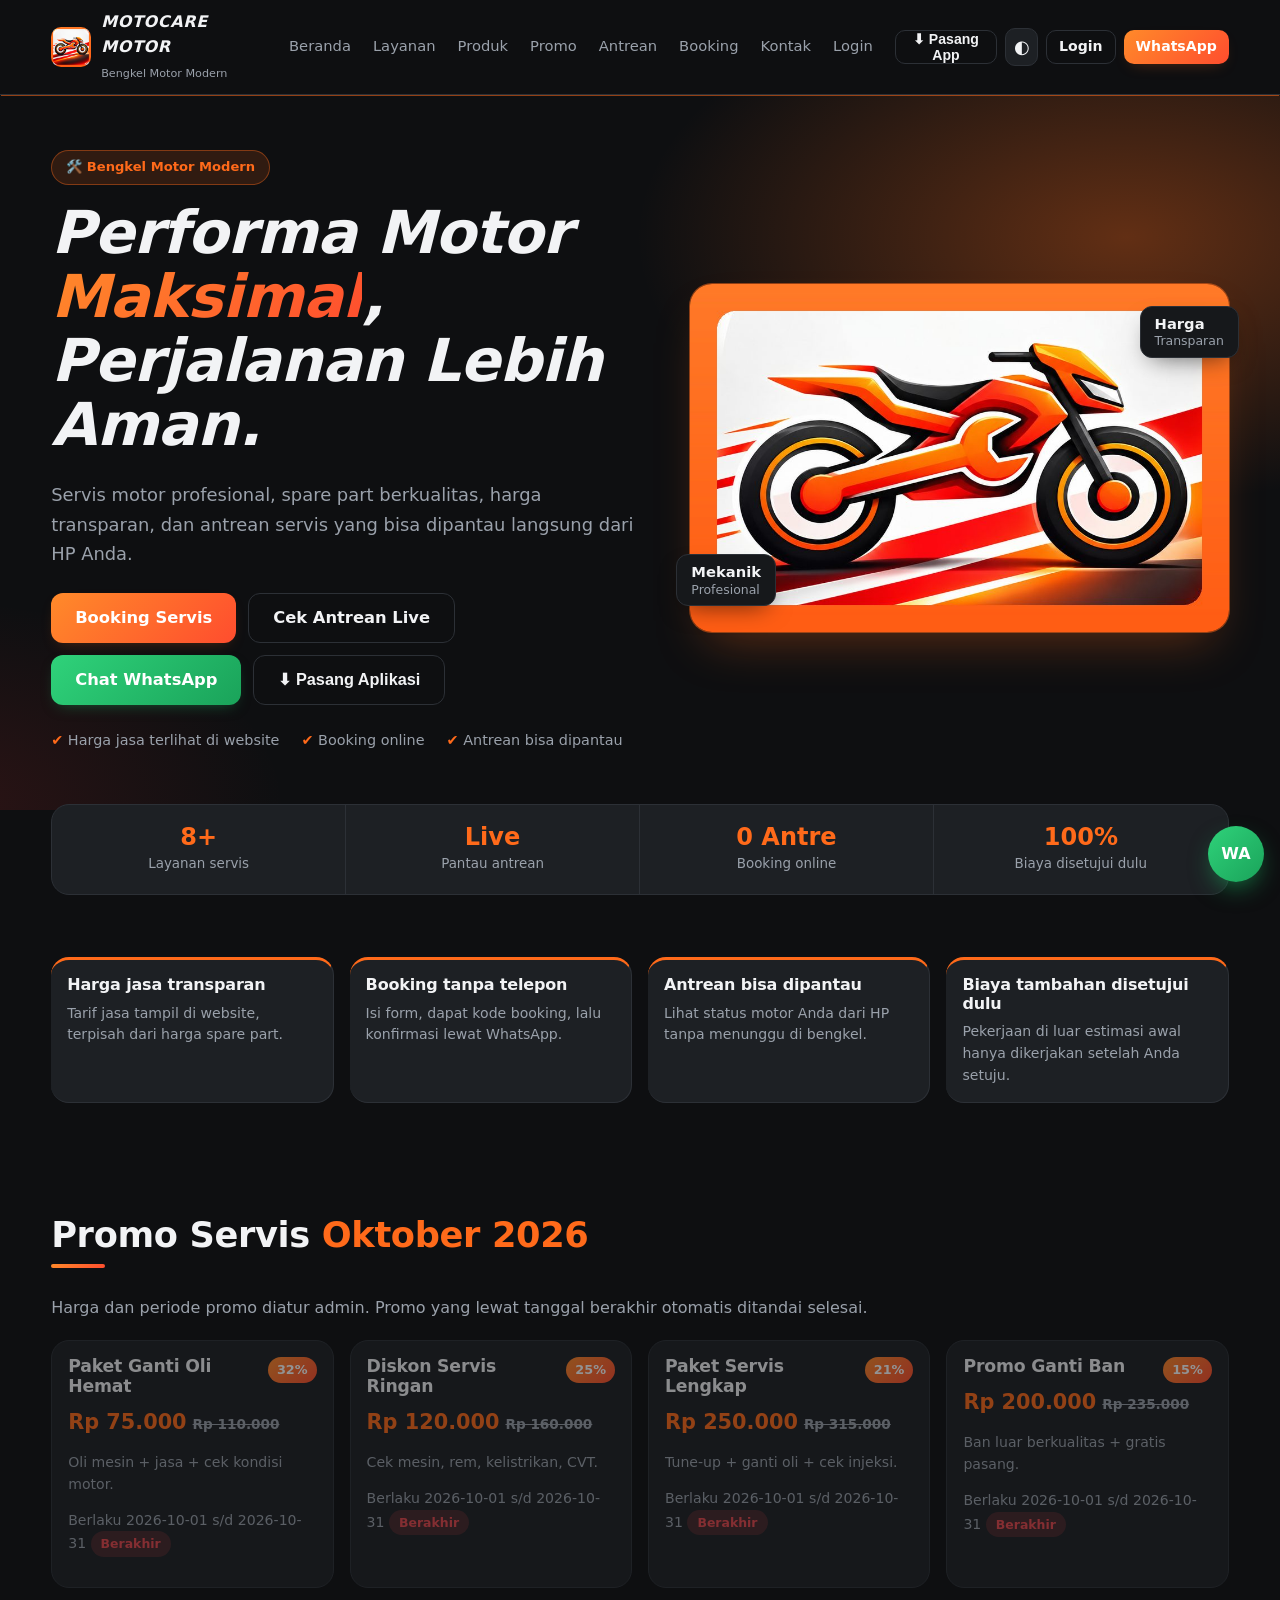
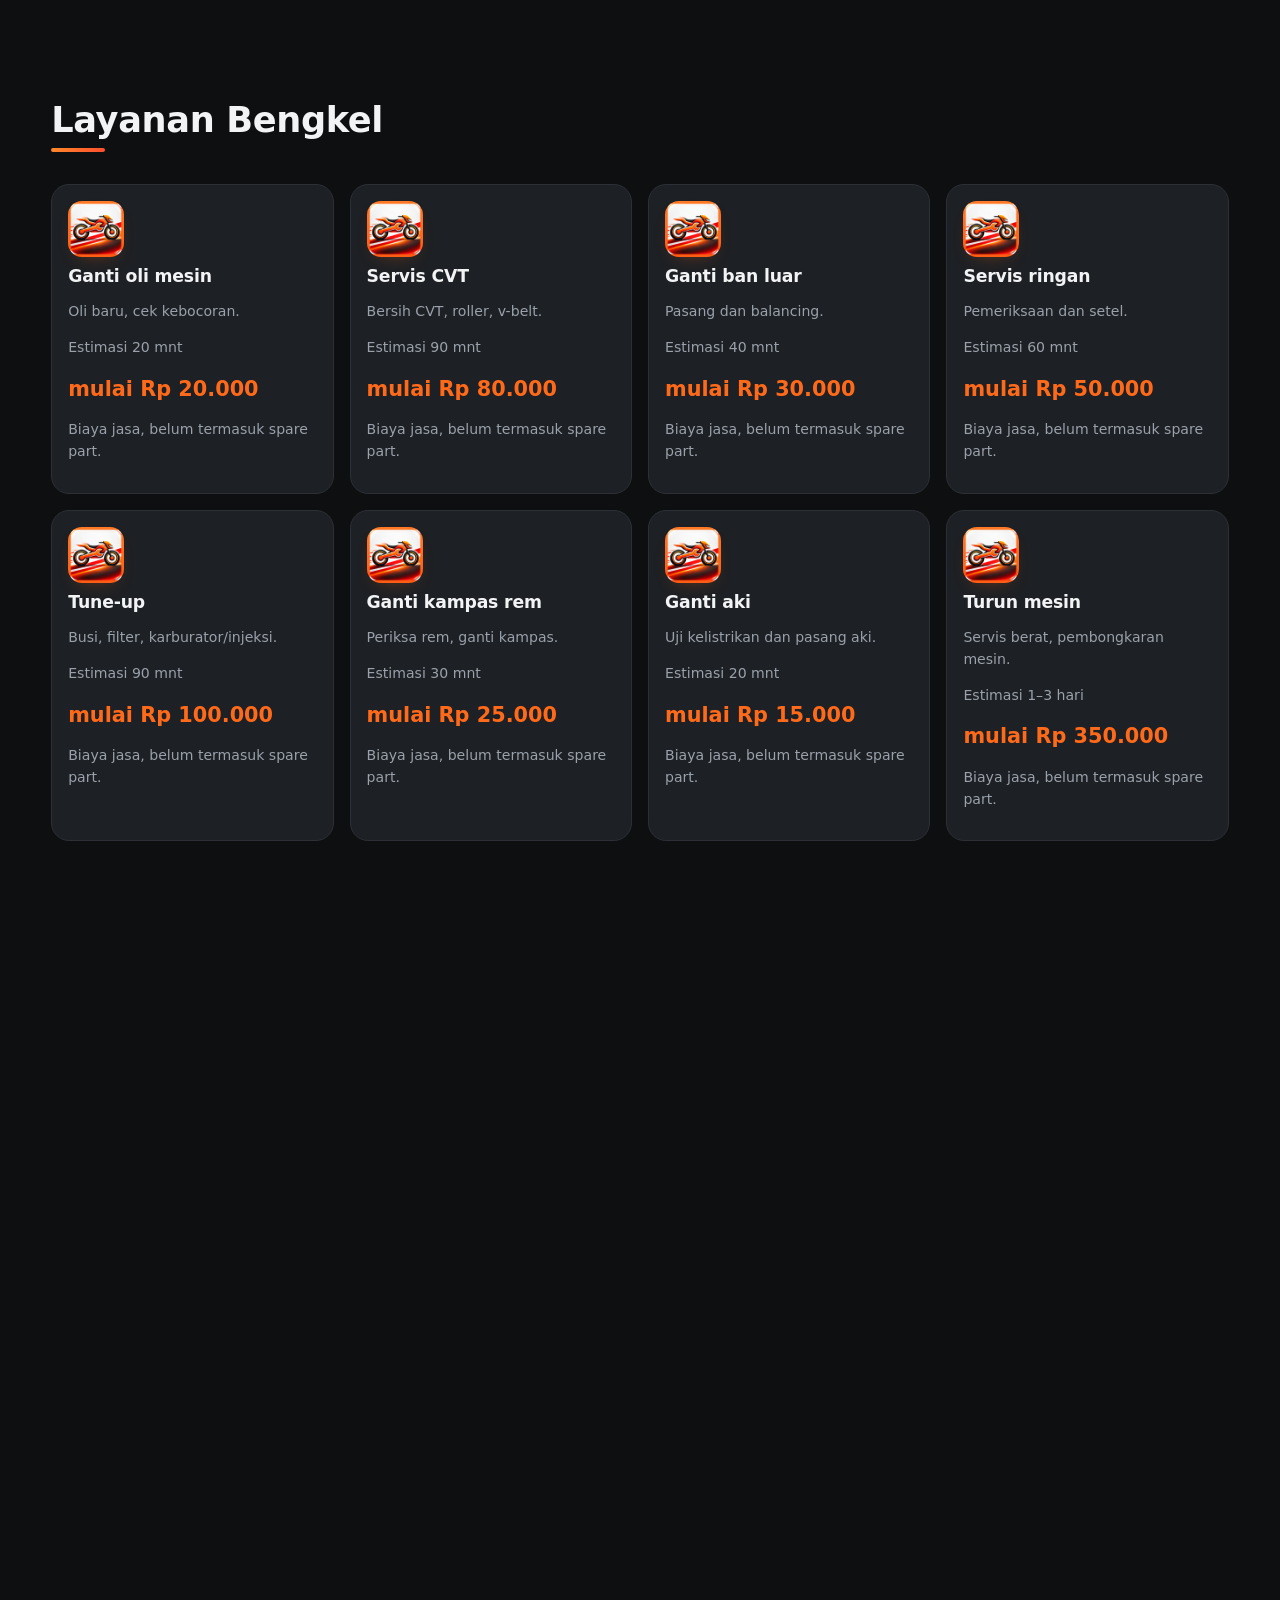
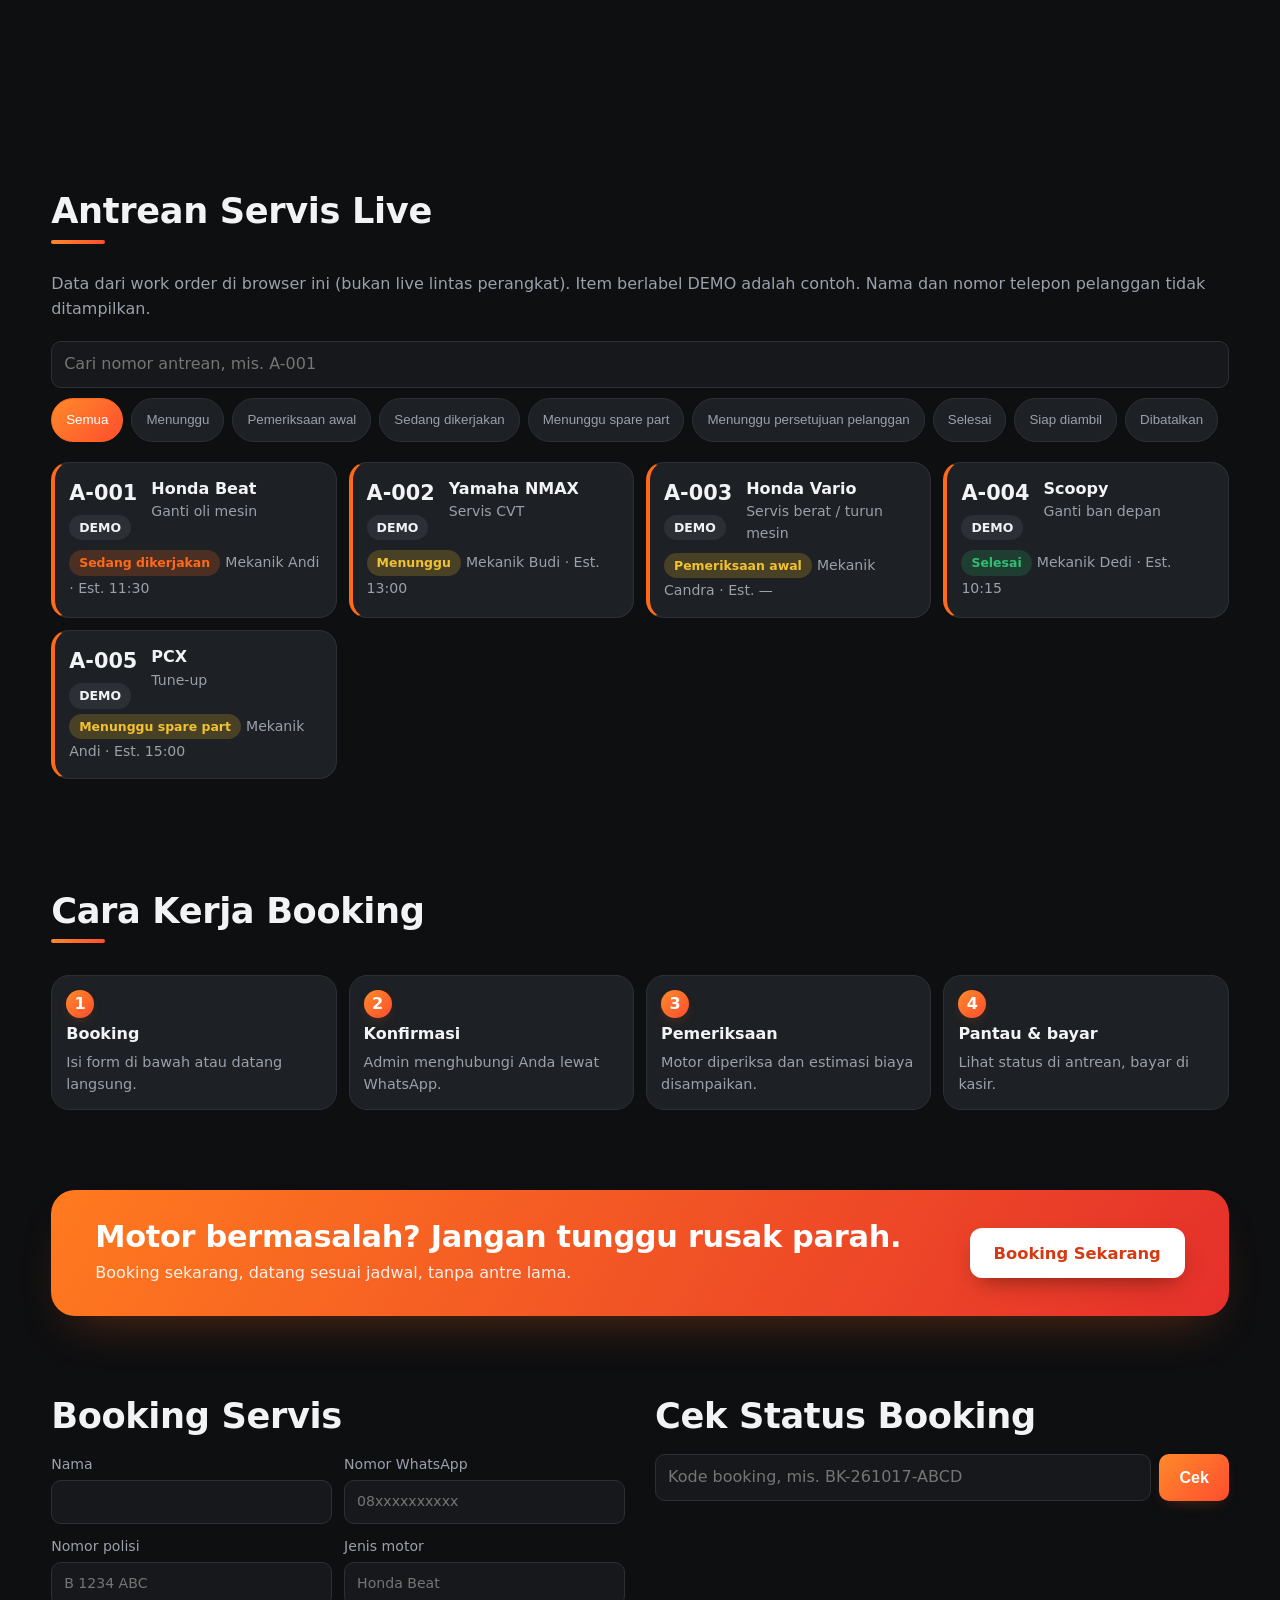
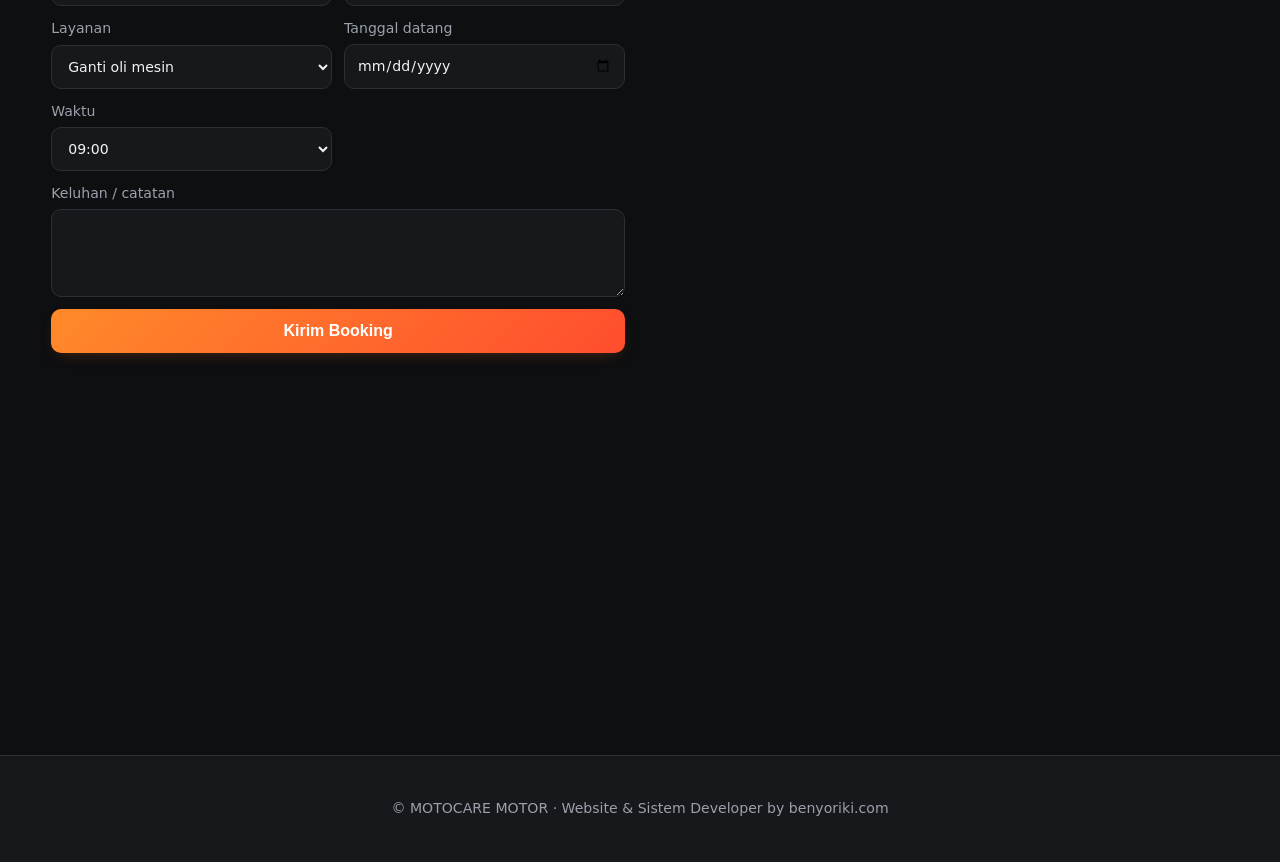
<file: index.html>
<!DOCTYPE html>
<html lang="id">
<head>
<meta charset="UTF-8">
<meta name="viewport" content="width=device-width, initial-scale=1">
<link rel="icon" type="image/png" href="favicon.png"><link rel="apple-touch-icon" href="apple-touch-icon.png">
<meta name="theme-color" content="#ff6a1a">
<title>MOTOCARE MOTOR — Servis Motor Cepat, Harga Jelas, Mekanik Profesional</title>
<meta name="description" content="Servis rutin, tune up, ganti oli &amp; spare part berkualitas. Harga jasa transparan, booking online tanpa antre, antrean bisa dipantau dari HP. Booking sekarang!">
<link rel="canonical" href="https://benyoriki.github.io/Bengkel/">
<meta property="og:type" content="website"><meta property="og:site_name" content="MOTOCARE MOTOR"><meta property="og:locale" content="id_ID">
<meta property="og:url" content="https://benyoriki.github.io/Bengkel/">
<meta property="og:title" content="🏍️ MOTOCARE MOTOR — Servis Cepat, Harga Jelas, Mekanik Profesional">
<meta property="og:description" content="✅ Harga jasa transparan  ✅ Booking online tanpa antre  ✅ Pantau antrean live dari HP. Servis rutin, tune up, ganti oli &amp; spare part. Booking sekarang!">
<meta property="og:image" content="https://benyoriki.github.io/Bengkel/preview.jpg"><meta property="og:image:type" content="image/jpeg"><meta property="og:image:width" content="1200"><meta property="og:image:height" content="675"><meta property="og:image:alt" content="MOTOCARE MOTOR — Solusi Motor Anda: servis cepat, harga jelas, mekanik profesional">
<meta name="twitter:card" content="summary_large_image"><meta name="twitter:title" content="MOTOCARE MOTOR — Servis Cepat, Harga Jelas, Mekanik Profesional"><meta name="twitter:description" content="Booking online tanpa antre, harga jasa transparan, antrean bisa dipantau dari HP."><meta name="twitter:image" content="https://benyoriki.github.io/Bengkel/preview.jpg">
<link rel="stylesheet" href="style.css">
<link rel="manifest" href="manifest.webmanifest"></head>
<body>
<div id="splash" role="presentation"><div class="sp-in"><div class="sp-logo"><img src="logo.png" alt="" width="112" height="112"></div><b>MOTOCARE MOTOR</b><em>Servis Cepat · Harga Jelas · Mekanik Profesional</em><div class="sp-bar"><i></i></div><span>Memuat…</span></div><p class="sp-dev">Sistem &amp; Website Developer <a href="https://benyoriki.com" target="_blank" rel="noopener">benyoriki.com</a></p></div>
<header class="top">
  <a class="logo" href="#beranda"><img class="mark" src="logo-sm.png" alt="" width="40" height="40"><span><b data-s="name">MOTOCARE MOTOR</b><small>Bengkel Motor Modern</small></span></a>
  <nav id="nav">
    <a href="#beranda">Beranda</a><a href="#layanan">Layanan</a><a href="#produk">Produk</a><a href="#promo">Promo</a><a href="#antrean">Antrean</a><a href="#booking">Booking</a><a href="#kontak">Kontak</a><a href="login.html">Login</a>
  </nav>
  <div class="tools">
    <button id="installBtn" class="btn ghost sm lg pwa" hidden>⬇ Pasang App</button><button id="themeBtn" class="icon" aria-label="Ganti tema">◐</button>
    <a class="btn ghost sm lg" href="login.html">Login</a><a id="waTop" class="btn sm" target="_blank" rel="noopener">WhatsApp</a><button id="menuBtn" class="icon burger" aria-label="Buka menu" aria-controls="nav" aria-expanded="false"><svg width="20" height="20" viewBox="0 0 24 24" fill="none" stroke="currentColor" stroke-width="2.4" stroke-linecap="round" aria-hidden="true"><path d="M4 7h16M4 12h16M4 17h16"/></svg></button>
  </div>
</header>

<main>
<section id="beranda" class="hero">
  <div class="hero-txt">
    <span class="kick">🛠️ Bengkel Motor Modern</span>
    <h1>Performa Motor <em>Maksimal</em>, Perjalanan Lebih Aman.</h1>
    <p>Servis motor profesional, spare part berkualitas, harga transparan, dan antrean servis yang bisa dipantau langsung dari HP Anda.</p>
    <div class="cta">
      <a class="btn big" href="#booking">Booking Servis</a>
      <a class="btn ghost big" href="#antrean">Cek Antrean Live</a>
      <a id="waHero" class="btn wa big" target="_blank" rel="noopener">Chat WhatsApp</a>
      <button class="btn ghost big pwa" hidden>⬇ Pasang Aplikasi</button>
    </div>
    <ul class="trust"><li>Harga jasa terlihat di website</li><li>Booking online</li><li>Antrean bisa dipantau</li></ul>
  </div>
  <div class="hero-art"><img src="hero.jpg" width="960" height="622" alt="MOTOCARE MOTOR — servis motor cepat dan profesional" fetchpriority="high" decoding="async"><div class="badge-f b1"><b>Mekanik</b>Profesional</div><div class="badge-f b2"><b>Harga</b>Transparan</div></div>
</section>
<section class="statband"><div><b>8+</b><span>Layanan servis</span></div><div><b>Live</b><span>Pantau antrean</span></div><div><b>0 Antre</b><span>Booking online</span></div><div><b>100%</b><span>Biaya disetujui dulu</span></div></section>

<section class="sec why"><div class="grid4">
<div class="card"><h3>Harga jasa transparan</h3><p class="muted">Tarif jasa tampil di website, terpisah dari harga spare part.</p></div>
<div class="card"><h3>Booking tanpa telepon</h3><p class="muted">Isi form, dapat kode booking, lalu konfirmasi lewat WhatsApp.</p></div>
<div class="card"><h3>Antrean bisa dipantau</h3><p class="muted">Lihat status motor Anda dari HP tanpa menunggu di bengkel.</p></div>
<div class="card"><h3>Biaya tambahan disetujui dulu</h3><p class="muted">Pekerjaan di luar estimasi awal hanya dikerjakan setelah Anda setuju.</p></div></div></section>
<section id="promo" class="sec">
  <h2>Promo Servis <span id="promoMonth">Oktober 2026</span></h2>
  <p class="sub">Harga dan periode promo diatur admin. Promo yang lewat tanggal berakhir otomatis ditandai selesai.</p>
  <div id="promoGrid" class="grid4"></div>
</section>

<section id="layanan" class="sec">
  <h2>Layanan Bengkel</h2>
  <div id="svcGrid" class="grid4"></div>
</section>

<section id="produk" class="sec">
  <h2>Produk & Spare Part</h2>
  <div class="bar"><input id="pSearch" type="search" placeholder="Cari nama atau SKU…" aria-label="Cari produk"><select id="pCat" aria-label="Kategori"></select></div>
  <div id="pChips" class="chips pm"></div><p id="pHint" class="muted pm">Pilih kategori, atau ketuk “Semua Produk” untuk melihat seluruh daftar.</p>
  <div id="prodGrid" class="grid4"></div>
</section>

<section id="antrean" class="sec">
  <h2>Antrean Servis Live</h2>
  <p class="sub">Data dari work order di browser ini (bukan live lintas perangkat). Item berlabel DEMO adalah contoh. Nama dan nomor telepon pelanggan tidak ditampilkan.</p>
  <div class="bar"><input id="qSearch" type="search" placeholder="Cari nomor antrean, mis. A-001" aria-label="Cari antrean"><div id="qChips" class="chips"></div></div>
  <div id="qList" class="qlist"></div>
</section>

<section class="sec"><h2>Cara Kerja Booking</h2><ol class="steps"><li><b>Booking</b><span>Isi form di bawah atau datang langsung.</span></li><li><b>Konfirmasi</b><span>Admin menghubungi Anda lewat WhatsApp.</span></li><li><b>Pemeriksaan</b><span>Motor diperiksa dan estimasi biaya disampaikan.</span></li><li><b>Pantau &amp; bayar</b><span>Lihat status di antrean, bayar di kasir.</span></li></ol></section>
<section class="cta-band"><div><h2>Motor bermasalah? Jangan tunggu rusak parah.</h2><p>Booking sekarang, datang sesuai jadwal, tanpa antre lama.</p></div><a class="btn big" href="#booking">Booking Sekarang</a></section>
<section id="booking" class="sec two">
  <div>
    <h2>Booking Servis</h2>
    <form id="bkForm" novalidate>
      <label>Nama<input name="nama" required autocomplete="name"></label>
      <label>Nomor WhatsApp<input name="wa" required inputmode="tel" placeholder="08xxxxxxxxxx"></label>
      <label>Nomor polisi<input name="plat" required placeholder="B 1234 ABC"></label>
      <label>Jenis motor<input name="motor" required placeholder="Honda Beat"></label>
      <label>Layanan<select name="layanan" id="bkSvc" required></select></label>
      <label>Tanggal datang<input type="date" name="tgl" required></label>
      <label>Waktu<select name="jam" required><option>09:00</option><option>11:00</option><option>13:00</option><option>15:00</option></select></label>
      <label class="full">Keluhan / catatan<textarea name="catatan" rows="3"></textarea></label>
      <button class="btn full" type="submit">Kirim Booking</button>
    </form>
    <div id="bkResult" class="card" hidden></div>
  </div>
  <div>
    <h2>Cek Status Booking</h2>
    <form id="chkForm" class="inline"><input id="chkCode" placeholder="Kode booking, mis. BK-261017-ABCD" required><button class="btn">Cek</button></form>
    <div id="chkResult" class="card" hidden></div>
  </div>
</section>

<section id="kontak" class="sec two">
  <div class="card"><h3>Jam Operasional</h3><p data-s="hours"></p><h3>Alamat</h3><p data-s="address"></p><a id="mapBtn" class="btn ghost" target="_blank" rel="noopener">Buka Google Maps</a></div>
  <div class="card"><h3>Pertanyaan umum</h3>
    <details><summary>Apakah perlu booking?</summary><p>Tidak wajib, tetapi booking mempercepat pelayanan.</p></details>
    <details><summary>Apakah harga bisa berubah?</summary><p>Estimasi awal bisa berubah setelah pemeriksaan. Tambahan biaya selalu dimintakan persetujuan Anda.</p></details>
    <details><summary>Bagaimana pembayaran?</summary><p>Tunai, transfer, atau QRIS, dicatat oleh kasir.</p></details>
  </div>
</section>
</main>

<footer><p>© <span data-s="name"></span> · Website & Sistem Developer by benyoriki.com</p></footer>

<a id="waFloat" class="wafab" target="_blank" rel="noopener" aria-label="Chat WhatsApp">WA</a>
<div id="pwaM" class="pwam" hidden><div class="card"><h3>Pasang aplikasi MOTOCARE</h3><p class="muted" id="pwaT"></p><button class="btn" id="pwaX">Mengerti</button></div></div>
<div id="toast" role="status" aria-live="polite"></div>
<script src="core.js"></script>
<script src="script.js"></script>
<script>if("serviceWorker"in navigator&&(location.protocol==="https:"||location.hostname==="localhost"))addEventListener("load",function(){navigator.serviceWorker.register("sw.js").catch(function(){})})</script>
</body>
</html>
</file>
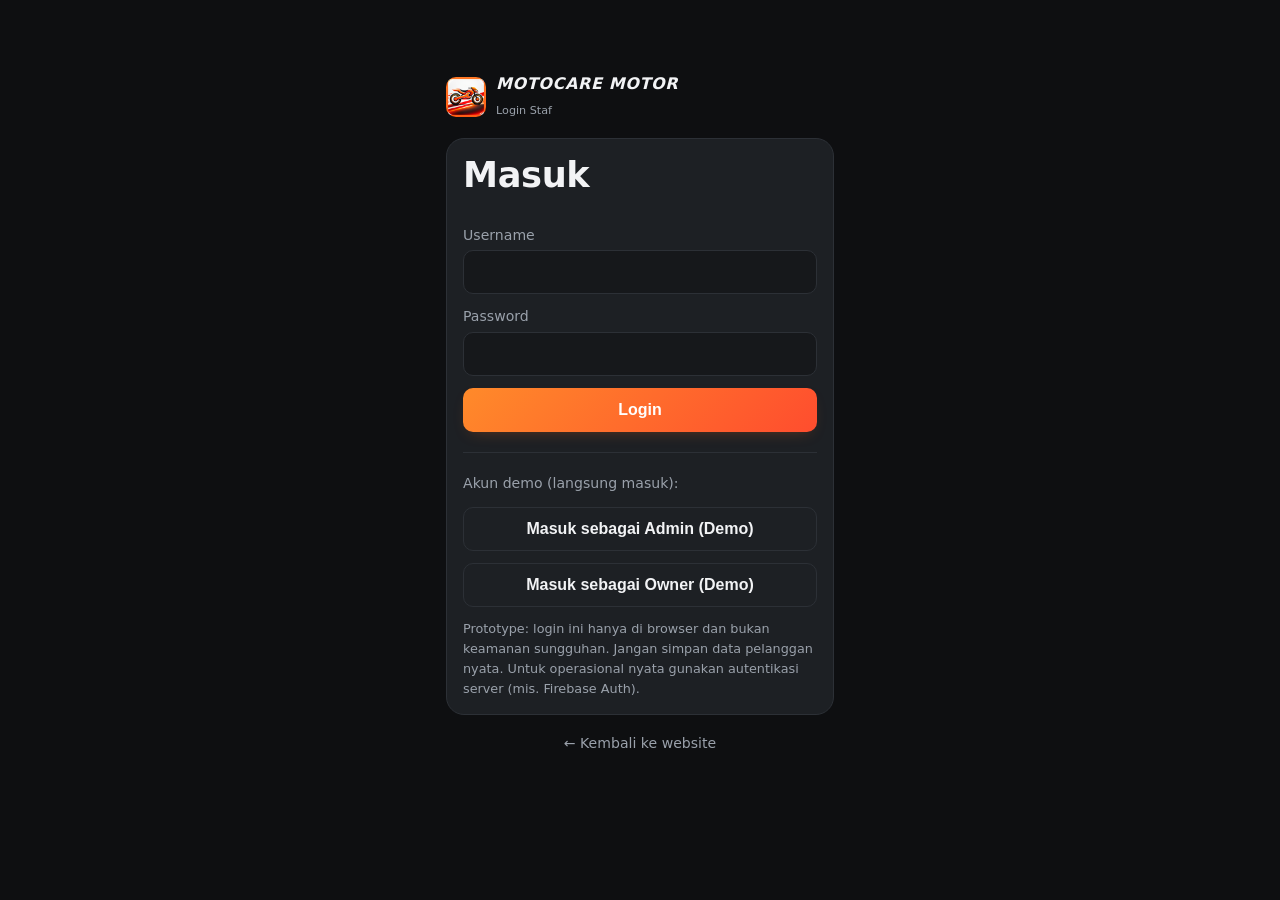
<file: admin.html>
<!DOCTYPE html><html lang="id"><head><meta charset="UTF-8"><meta name="viewport" content="width=device-width, initial-scale=1"><title>Admin — MOTOCARE MOTOR</title><link rel="icon" type="image/png" href="favicon.png"><meta name="theme-color" content="#ff6a1a"><link rel="stylesheet" href="style.css"><link rel="stylesheet" href="dash.css"></head><body class="dash"><header class="dtop"><a class="logo" href="index.html"><img class="mark" src="logo-sm.png" alt="" width="40" height="40"><span><b>MOTOCARE MOTOR</b><small>Dashboard Admin</small></span></a><div class="dgrow"></div><span class="chip" id="who"></span><a class="icon" href="index.html" title="Website" aria-label="Website">🌐</a><button id="themeBtn" class="icon" aria-label="Ganti tema">◐</button><button class="icon" onclick="logout()" title="Keluar" aria-label="Keluar">⎋</button></header>
<div class="shell"><aside class="side" id="side"></aside><main class="app">
<div class="warn">Prototype: data tersimpan di browser ini saja (tidak live lintas perangkat) dan login bukan keamanan sungguhan.</div>
<section data-tab="menu"><div id="home"><div class="dhero"><div><h2>Menu Admin</h2><p class="muted" id="dt"></p></div><button class="btn" data-go="fak">+ Buat Faktur</button></div><div id="demo"></div><div id="kpi" class="kpis"></div><div id="ch14" class="panel"></div><h3 class="sh">Menu</h3><div id="tiles" class="tiles"></div><div id="rest"></div></div>
<div id="sub" hidden><div class="apptabs"><button class="btn sm ghost" data-a="home">← Beranda</button></div><h2 id="subT"></h2><div id="subc"></div>
<div id="sprBox" hidden><div class="apptabs" id="spt"><button class="btn sm ghost on" data-sp="stok">Stok Barang</button><button class="btn sm ghost" data-sp="in">Barang Masuk</button><button class="btn sm ghost" data-sp="out">Barang Keluar</button></div><div data-sp-s="stok"><h2>Stok Barang</h2><input id="sq" type="search" placeholder="Cari SKU atau nama…" aria-label="Cari stok" style="margin-bottom:12px"><div id="stkL" class="rows"></div>
<details class="card" style="margin-top:16px"><summary><b>+ Produk baru</b></summary><form data-form="prod" style="margin-top:12px"><label>SKU<input name="sku" required></label><label>Nama<input name="name" required></label><label>Kategori<input name="cat"></label><label>Harga jual (Rp)<input name="price" type="number" min="0" required inputmode="numeric"></label><label>Stok minimum<input name="min" type="number" min="0" inputmode="numeric"></label><button class="btn full">Simpan Produk</button></form><p class="muted">Stok awal 0. Tambahkan stok lewat Barang Masuk agar tercatat.</p></details></div>

<div data-sp-s="in" hidden><h2>Barang Masuk (Pembelian)</h2><form data-form="in" class="card"><label>Produk<select name="sku" class="psel" required></select></label><label>Supplier<input name="supplier" list="supL" placeholder="mis. Toko Bali"></label><label>No. faktur<input name="invoice"></label><label>Jumlah<input name="qty" type="number" min="1" step="1" required inputmode="numeric"></label><label>Harga beli / unit (Rp)<input name="cost" type="number" min="0" required inputmode="numeric"></label><label>Tanggal faktur<input name="invDate" type="date"></label><label>Jatuh tempo (jika utang)<input name="due" type="date"></label><label class="full">Keterangan<input name="note"></label><label>Status<select name="status"><option>Lunas</option><option>Utang</option></select></label><label>Metode bayar<select name="method"><option>Tunai</option><option>Transfer</option></select></label><button class="btn full">Simpan Pembelian</button></form>
<p class="muted">Pembelian lunas masuk Kas Keluar. Pembelian utang tidak mengurangi kas sampai dilunasi.</p><div id="inL" class="rows"></div></div>

<div data-sp-s="out" hidden><h2>Barang Keluar</h2><form data-form="out" class="card"><label>Produk<select name="sku" class="psel" required></select></label><label>Jumlah<input name="qty" type="number" min="1" step="1" required inputmode="numeric"></label><label class="full">Alasan<select name="reason"><option>Pemakaian servis</option><option>Barang rusak</option><option>Barang kedaluwarsa</option><option>Retur supplier</option></select></label><button class="btn full">Catat Barang Keluar</button></form>
<p class="muted">Penjualan dicatat otomatis dari Kasir. Stok tidak boleh negatif.</p><h3>Riwayat pergerakan stok</h3><div id="mvL" class="rows"></div></div>

<datalist id="supL"></datalist></div></div></section>

<section data-tab="ant" hidden><h2>Booking Masuk</h2><div id="bk" class="rows"></div><h2 style="margin-top:28px">Work Order &amp; Antrean</h2><div id="wo" class="rows"></div></section>

<section data-tab="set" hidden><h2>Data</h2><div class="apptabs"><button class="btn sm ghost" id="bExp">Backup JSON</button><label class="btn sm ghost" style="cursor:pointer">Restore JSON<input id="bImp" type="file" accept=".json" hidden></label><button class="btn sm red" id="bDemo">Hapus antrean DEMO</button></div><h3>Data uji</h3><div class="apptabs"><button class="btn sm" id="dummyBtn">Buat data dummy</button><button class="btn sm ghost" id="simBtn">▶ Mulai simulasi live</button><button class="btn sm red" id="clrBtn">Hapus data dummy</button></div><p class="muted">Data dummy: 7 hari transaksi, kas, stok, antrean, dan booking contoh. Simulasi live menambah aktivitas tiap ±7 detik dan memunculkan notifikasi. Semua data dummy bisa dihapus tanpa menyentuh data nyata.</p><p class="muted">Backup berisi seluruh data termasuk akun demo. Simpan dengan aman.</p></section>
</main></div><nav class="bnav" id="bnav"></nav><div id="toast" role="status"></div>
<script src="core.js"></script><script src="ui.js"></script>
<script>
const SES=guard(['admin']);
let sub='',Q='',LD=today();
const MENU=[['cust','👥','Data Pelanggan'],['fak','🧾','Faktur Service'],['cetak','🖨️','Cetak Faktur Service'],['lap','📒','Laporan Pendapatan Harian'],['spr','🔩','Sparepart'],['unit','🏍️','Unit Masuk Hari Ini'],['inc','💰','Income Hari Ini'],['hist','🕘','History Pelanggan']];
const inv=()=>DB.read(K.inv,[]),cus=()=>DB.read(K.cust,[]),T=i=>invT(i).total,A=(a,id,l,c)=>`<button class="btn sm ${c||'ghost'}" data-a="${a}" data-id="${id}">${l}</button> `;
const SUB={cust:()=>cus().length+' pelanggan',fak:()=>inv().filter(i=>i.status==='Draft').length+' faktur diproses',cetak:()=>inv().filter(i=>i.status==='Tutup').length+' belum dibayar',lap:()=>'Hari ini '+rp(dayReport(today()).inc),spr:()=>DB.read(K.products,[]).length+' produk',unit:()=>inv().filter(i=>i.date===today()).length+' unit',inc:()=>rp(stats().omzetHari),hist:()=>'Riwayat per pelanggan'};
const sq=ph=>`<div class="bar"><input id="q" type="search" placeholder="${ph}" value="${esc(Q)}"></div>`;
const R={
 cust:{bar:()=>`<div class="bar"><input id="q" type="search" placeholder="Cari nama / no. polisi / HP…" value="${esc(Q)}"><button class="btn sm" data-a="cNew">+ Pelanggan</button></div>`,
  tb:()=>{const q=Q.toLowerCase();return tbl(['Nama','Tipe Motor','No. Polisi','No. HP','Alamat','Aksi'],cus().filter(c=>(c.name+c.plat+c.hp).toLowerCase().includes(q)).map(c=>tr([esc(c.name),esc(c.motor),'<b>'+esc(c.plat)+'</b>',esc(c.hp),esc(c.addr),A('cEdit',c.id,'Edit')+A('cDel',c.id,'Hapus','red')])))}},
 fak:{bar:()=>'<div class="bar"><button class="btn" data-a="fNew">+ Buat Faktur</button></div>',
  tb:()=>{const L=inv().filter(i=>i.status==='Draft').reverse();return L.length?tbl(['No Faktur','Tanggal','Pelanggan','No. Polisi','Total','Aksi'],L.map(i=>tr(['<b>'+esc(i.no)+'</b>',fdd(i.date),esc(i.name),esc(i.plat),i.items.length?rp(T(i)):'<span class="muted">kosong</span>',A('fView',i.id,'View','')+(i.items.length?A('fClose',i.id,'Tutup Faktur','green'):'')+A('fDel',i.id,'Hapus','red')]))):EMPTY('Belum ada faktur. Klik <b>+ Buat Faktur</b>, pilih pelanggan, lalu klik View untuk mengisi Work Order.')}},
 cetak:{bar:()=>sq('Cari no faktur / no. polisi / nama…'),
  tb:()=>{const q=Q.toLowerCase(),L=inv().filter(i=>['Tutup','Lunas'].includes(i.status)&&(i.no+i.plat+i.name).toLowerCase().includes(q)).reverse();return tbl(['No Faktur','Tanggal','Pelanggan','No. Polisi','Total','Status','Aksi'],L.map(i=>tr(['<b>'+esc(i.no)+'</b>',fdd(i.date),esc(i.name),esc(i.plat),rp(T(i)),i.status==='Lunas'?'<span class="badge b-ok">Lunas · '+esc(i.method)+'</span>':'<span class="badge b-warn">Belum dibayar</span>',A('fView',i.id,'View')+A('cPrint',i.id,'Cetak','')+(i.status==='Tutup'?A('cPay',i.id,'Bayar','green'):'')+A('cRoll',i.id,'Rollback','red')])))}},
 lap:{bar:()=>`<div class="bar"><label>Tanggal laporan<input type="date" id="ld" value="${LD}"></label><button class="btn sm ghost" data-a="lPrint" style="align-self:end">Cetak laporan</button></div>`,
  tb:()=>reportHTML(LD,true)+`<h3>Catat Pengeluaran Harian</h3><form data-form="exp" class="card"><label>Jenis<select name="cat"><option>Beli Busi</option><option>Beli Bensin</option><option>Sumbangan</option><option>Operasional</option><option>Lainnya</option></select></label><label>Keterangan<input name="desc" required placeholder="mis. Beli busi 2 pcs"></label><label>Nominal (Rp)<input name="amount" type="number" min="1" required inputmode="numeric"></label><label>Dibayar dari<select name="method"><option>Tunai</option><option>Transfer</option></select></label><button class="btn full">Simpan Pengeluaran</button></form>
   <h3>Atur Saldo Kas Awal</h3><form data-form="open" class="card"><label>Tambah modal / saldo awal tunai (Rp)<input name="amount" type="number" min="1" required inputmode="numeric"></label><button class="btn full">Tambahkan ke Saldo Kas Awal</button></form><p class="muted">Saldo kas awal otomatis = sisa uang cash hari sebelumnya.</p>`},
 unit:{bar:()=>'',tb:()=>{const L=inv().filter(i=>i.date===today()).reverse();return tbl(['No Faktur','Pelanggan','Motor','No. Polisi','Mekanik','Status'],L.map(i=>tr(['<b>'+esc(i.no)+'</b>',esc(i.name),esc(i.motor),esc(i.plat),esc(i.mech||'-'),{Draft:'Diproses',Tutup:'Siap cetak',Lunas:'Lunas'}[i.status]])),`<tr><th colspan="6">Total unit masuk: ${L.length}</th></tr>`)}},
 inc:{bar:()=>'',tb:()=>{const L=inv().filter(i=>i.status==='Lunas'&&i.payDate===today()).reverse(),r=dayReport(today());return tbl(['No Faktur','Pelanggan','No. Polisi','Metode','Total'],L.map(i=>tr(['<b>'+esc(i.no)+'</b>',esc(i.name),esc(i.plat),esc(i.method),rp(T(i))])),`<tr><th colspan="4">TOTAL INCOME HARI INI</th><th>${rp(r.inc)}</th></tr><tr><td colspan="4">Tunai</td><td>${rp(r.tn)}</td></tr><tr><td colspan="4">QRIS</td><td>${rp(r.qr)}</td></tr><tr><td colspan="4">Transfer</td><td>${rp(r.tf)}</td></tr>`)}},
 hist:{bar:()=>sq('Cari nama / no. polisi…'),tb:()=>{const q=Q.toLowerCase(),I=inv().filter(i=>i.status!=='Draft');return tbl(['Pelanggan','No. Polisi','Kunjungan','Total Belanja','Terakhir','Aksi'],cus().filter(c=>(c.name+c.plat).toLowerCase().includes(q)).map(c=>{const m=I.filter(i=>i.custId===c.id),pd=m.filter(i=>i.status==='Lunas');return tr([esc(c.name),'<b>'+esc(c.plat)+'</b>',m.length,rp(sumBy(pd,T)),m.length?fdd(m[m.length-1].date):'-',A('hView',c.id,'Riwayat')])}))}}
};
const NAV=[['','🏠','Beranda'],['cust','👥','Pelanggan'],['fak','🧾','Faktur Service'],['cetak','🖨️','Cetak Faktur'],['lap','📒','Laporan Harian'],['spr','🔩','Sparepart'],['unit','🏍️','Unit Masuk'],['inc','💰','Income Hari Ini'],['hist','🕘','History Pelanggan'],['ant','📋','Booking & Antrean'],['set','⚙️','Data']],BN=['','fak','cetak','lap','ant'];
$('#side').innerHTML=NAV.map(n=>(n[0]==='ant'?'<div class="sep"></div>':'')+`<button data-go="${n[0]}"><span>${n[1]}</span>${n[2]}</button>`).join('');
$('#bnav').innerHTML=BN.map(k=>{const n=NAV.find(x=>x[0]===k);return `<button data-go="${k}"><span>${n[1]}</span>${n[2].replace('Faktur Service','Faktur').replace('Laporan Harian','Laporan').replace('Booking & Antrean','Antrean')}</button>`}).join('');$('#who').textContent='👤 '+SES.name;
const markNav=k=>document.querySelectorAll('[data-go]').forEach(b=>{if(b.dataset.go!==undefined&&b.closest('#side,#bnav'))b.classList.toggle('on',b.dataset.go===k)});
function go(k){if(k==='ant'||k==='set'){sub='';setTab(k);markNav(k);scrollTo(0,0)}else openSub(k)}
function drawTiles(){const s=stats(),I=inv(),td=today(),op=I.filter(i=>i.status==='Tutup'),k=s.kritis.length,r=dailyRows(addDays(-13),td);
 $('#dt').textContent=new Date().toLocaleDateString('id-ID',{weekday:'long',day:'numeric',month:'long',year:'numeric'});
 $('#demo').innerHTML=I.length||cus().length?'':'<div class="panel" style="margin-bottom:14px"><b>Belum ada data.</b> <span class="muted">Buat data dummy 3 bulan untuk mencoba semua fitur.</span><div class="acts"><button class="btn sm" data-a="seed">Buat data dummy 3 bulan</button></div></div>';
 $('#kpi').innerHTML=[['💰','Income hari ini',rp(s.omzetHari),s.trxHari+' faktur lunas','#ff6a1a'],['🏍️','Unit masuk hari ini',s.motorHari,I.filter(i=>i.date===td&&i.status==='Draft').length+' masih diproses','#3b82f6'],['🖨️','Belum dibayar',op.length,rp(sumBy(op,T))+' tertahan','#f2c230'],['⚠️','Stok kritis',k,k?'perlu restok':'semua stok aman','#e5484d']].map(x=>`<div class="kpi" style="--kc:${x[4]}"><div class="ki">${x[0]}</div><div class="kl">${x[1]}</div><div class="kv">${x[2]}</div><div class="ks">${x[3]}</div></div>`).join('');
 $('#ch14').innerHTML='<div class="ph"><h3>Income 14 hari terakhir</h3><span class="muted">Total '+rp(sumBy(r,x=>x.inc))+'</span></div>'+chart(r);
 $('#tiles').innerHTML=MENU.map(m=>`<button class="tile" data-open="${m[0]}"><span class="ti">${m[1]}</span><b>${m[2]}</b><span class="muted">${SUB[m[0]]()}</span></button>`).join('');
 const kr=s.kritis;$('#rest').innerHTML=kr.length?'<h3 class="sh">Perlu restok</h3><div class="rows">'+kr.map(p=>`<div class="row"><b>${esc(p.name)}</b><span class="muted">Stok ${p.stock} / min ${p.min}</span></div>`).join('')+'</div>':''}
function setTab(t){document.querySelectorAll('[data-tab]').forEach(s=>s.hidden=s.dataset.tab!==t)}
function openSub(k){sub=k;Q='';setTab('menu');markNav(k);$('#home').hidden=!!k;$('#sub').hidden=!k;scrollTo(0,0);if(!k){history.replaceState(null,'',location.pathname);drawAll();return}
 $('#subT').textContent=MENU.find(m=>m[0]===k)[2];$('#sprBox').hidden=k!=='spr';$('#subc').hidden=k==='spr';
 if(k!=='spr')$('#subc').innerHTML='<div id="tbar">'+R[k].bar()+'</div><div id="tb"></div>';history.replaceState(null,'','#'+k);drawAll()}
function drawSub(){if(sub&&sub!=='spr'&&$('#tb'))$('#tb').innerHTML=R[sub].tb()}
function custForm(id,after){const c=id?cus().find(x=>x.id===id):{},m=modal(`<h3>${id?'Edit':'Tambah'} Pelanggan</h3><form id="cf"><label>Nama pelanggan<input name="name" required value="${esc(c.name||'')}"></label><label>Tipe motor<input name="motor" value="${esc(c.motor||'')}"></label><label>No. Polisi<input name="plat" required value="${esc(c.plat||'')}"></label><label>No. HP<input name="hp" inputmode="tel" value="${esc(c.hp||'')}"></label><label class="full">Alamat<input name="addr" value="${esc(c.addr||'')}"></label><button class="btn full">Simpan</button></form>`);
 m.querySelector('#cf').onsubmit=e=>{e.preventDefault();const r=saveCustomer(Object.fromEntries(new FormData(e.target)),id);toast(r.ok?'Pelanggan tersimpan':r.msg);if(r.ok){closeModal();if(after)after();drawAll()}}}
function pickCust(){const m=modal('<h3>Pilih Data Pelanggan</h3><input id="pq" type="search" placeholder="Cari No. Polisi / nama…"><div id="pr" class="rows" style="margin:12px 0"></div><button class="btn ghost full" id="pn">+ Pelanggan baru</button>'),dr=()=>{const v=m.querySelector('#pq').value,p=normPlat(v),n=v.toLowerCase();m.querySelector('#pr').innerHTML=cus().filter(c=>!v||normPlat(c.plat).includes(p)||c.name.toLowerCase().includes(n)).slice(0,8).map(c=>`<div class="row"><div><b>${esc(c.plat)}</b> · ${esc(c.name)}<br><span class="muted">${esc(c.motor)} · ${esc(c.hp)}</span></div><button class="btn sm" data-pick="${c.id}">Pilih</button></div>`).join('')||EMPTY('Tidak ditemukan. Tambahkan pelanggan baru.')};
 dr();m.querySelector('#pq').oninput=dr;m.querySelector('#pn').onclick=()=>custForm(null,pickCust);
 m.onclick=e=>{const id=e.target.dataset.pick;if(!id)return;const r=createInvoice(id);closeModal();toast(r.ok?'Faktur baru: '+r.inv.no+'. Klik View untuk mengisi.':r.msg);drawAll()}}
function woView(id){const I=inv().find(x=>x.id===id);if(!I)return;
 if(I.status!=='Draft'){const m=modal(fakturHTML(I)+'<div class="acts"><button class="btn" id="pv">Cetak</button></div>');m.querySelector('#pv').onclick=()=>printHTML(fakturHTML(I));return}
 const W=JSON.parse(JSON.stringify(I)),m=modal('<div id="wb"></div>'),B=m.querySelector('#wb');
 const upd=()=>{const t=invT(W);B.querySelectorAll('[data-s]').forEach(e=>{const x=W.items[+e.dataset.s];e.textContent=rp(x.qty*x.price)});$('#wt').textContent=rp(t.total)};
 const paint=()=>{B.innerHTML=`<h3>Work Order · ${esc(W.no)}</h3><div class="muted">${fdd(W.date)} · <b>${esc(W.name)}</b> · ${esc(W.motor)} · <b>${esc(W.plat)}</b> · ${esc(W.hp||'')}<br>${esc(W.addr||'')}</div>
<div class="g2"><label>KM motor<input data-w="km" value="${esc(W.km)}"></label><label>Mekanik<input data-w="mech" value="${esc(W.mech)}"></label></div><label>Keluhan / catatan<textarea data-w="note" rows="2">${esc(W.note)}</textarea></label>
<label class="chk"><input type="checkbox" data-w="ret" ${W.ret?'checked':''}> Kendaraan return (komplain / garansi)</label>
<div class="bar"><select id="ws">${DB.read(K.services,[]).map(s=>`<option value="${s.id}">${esc(s.name)} — ${rp(s.fee)}</option>`).join('')}</select><button class="btn sm" data-add="s">+ Jasa</button></div>
<div class="bar"><select id="wp">${DB.read(K.products,[]).map(p=>`<option value="${esc(p.sku)}" ${p.stock<=0?'disabled':''}>${esc(p.name)} — ${rp(p.price)} (stok ${p.stock})</option>`).join('')}</select><button class="btn sm" data-add="p">+ Sparepart</button></div>
<div class="bar"><input id="wn" placeholder="Item lain (nama)"><input id="wh" type="number" min="0" placeholder="Harga" inputmode="numeric" style="max-width:130px"><button class="btn sm" data-add="o">+ Lain</button></div>
${tbl(['Keterangan','Qty','Harga','Jumlah',''],W.items.map((x,n)=>`<tr><td>${esc(x.name)}${x.type==='part'?' <small class="muted">(part)</small>':''}</td><td><input type="number" min="1" value="${x.qty}" data-q="${n}" style="width:70px"></td><td><input type="number" min="0" value="${x.price}" data-p="${n}" style="width:110px"></td><td><b data-s="${n}">${rp(x.qty*x.price)}</b></td><td><button class="icon" data-del="${n}" aria-label="Hapus">✕</button></td></tr>`),'')}
<label>Diskon (Rp)<input type="number" min="0" data-w="disc" value="${W.disc||0}"></label><p>Total <span class="tot" id="wt">${rp(invT(W).total)}</span></p>
<div class="acts"><button class="btn" data-sv="1">Simpan</button><button class="btn green" data-sv="2">Simpan &amp; Tutup Faktur</button><button class="btn ghost" data-pv="1">Pratinjau / Cetak</button></div>`};
 const save=()=>{const r=saveInvoice(id,W);if(!r.ok)toast(r.msg);return r.ok};
 B.addEventListener('input',e=>{const d=e.target.dataset;if(d.w)W[d.w]=d.w==='disc'?num(e.target.value):e.target.value;if(d.q!=null)W.items[+d.q].qty=Math.max(1,Math.floor(+e.target.value)||1);if(d.p!=null)W.items[+d.p].price=num(e.target.value);upd()});
 B.addEventListener('change',e=>{if(e.target.dataset.w==='ret')W.ret=e.target.checked});
 B.addEventListener('click',e=>{const d=e.target.dataset;
  if(d.add==='s'){const s=DB.read(K.services,[]).find(x=>x.id===$('#ws').value);if(s){const f=W.items.find(x=>x.type==='jasa'&&x.name===s.name);f?f.qty++:W.items.push({type:'jasa',name:s.name,qty:1,price:s.fee});paint()}}
  if(d.add==='p'){const p=DB.read(K.products,[]).find(x=>x.sku===$('#wp').value);if(p){const f=W.items.find(x=>x.sku===p.sku);if((f?f.qty:0)+1>p.stock){toast('Stok '+p.name+' hanya '+p.stock);return}f?f.qty++:W.items.push({type:'part',sku:p.sku,name:p.name,qty:1,price:p.price});paint()}}
  if(d.add==='o'){const n=$('#wn').value.trim();if(!n){toast('Isi nama item');return}W.items.push({type:'jasa',name:n,qty:1,price:num($('#wh').value)});paint()}
  if(d.del!=null){W.items.splice(+d.del,1);paint()}
  if(d.sv&&save()){if(d.sv==='2'){const r=closeInvoice(id);toast(r.ok?'Faktur ditutup. Siap dicetak di menu Cetak Faktur Service.':r.msg);if(!r.ok)return}else toast('Work order tersimpan');closeModal();drawAll()}
  if(d.pv)printHTML(fakturHTML({...W,status:'Draft'}))});paint()}
function payModal(id){const I=inv().find(x=>x.id===id),t=T(I),m=modal(`<h3>Pembayaran ${esc(I.no)}</h3><p class="tot">${rp(t)}</p><form id="pf"><label>Metode<select name="m"><option>Tunai</option><option>QRIS</option><option>Transfer</option></select></label><label>Nominal dibayar<input name="p" type="number" min="0" value="${t}" inputmode="numeric"></label><p class="muted full">Kembalian: <b id="pc">Rp 0</b></p><button class="btn full">Catat Pembayaran</button></form>`);
 m.querySelector('#pf').oninput=e=>{m.querySelector('#pc').textContent=rp(Math.max(0,num(e.target.form.p.value)-t))};
 m.querySelector('#pf').onsubmit=e=>{e.preventDefault();const r=payFaktur(id,e.target.m.value,e.target.p.value);toast(r.ok?'Pembayaran dicatat':r.msg);if(r.ok){closeModal();drawAll()}}}
function histView(cid){const c=cus().find(x=>x.id===cid),L=inv().filter(i=>i.custId===cid&&i.status!=='Draft').reverse();modal(`<h3>Riwayat · ${esc(c.name)} (${esc(c.plat)})</h3><p class="muted">${esc(c.motor)} · ${esc(c.hp)} · ${esc(c.addr)}</p>`+tbl(['Tanggal','No Faktur','Pekerjaan','Total','Status',''],L.map(i=>tr([fdd(i.date),esc(i.no),esc(i.items.map(x=>x.name).join(', ')),rp(T(i)),i.status==='Lunas'?'Lunas':'Belum bayar',A('fView',i.id,'View')]))))}
function dAnt(){
  $('#bk').innerHTML=DB.read(K.bookings,[]).slice().reverse().map(b=>`<div class="row"><div><b>${esc(b.code)}</b> <span class="badge ${b.status==='Ditolak'?'b-bad':b.status==='Menunggu konfirmasi'?'b-warn':'b-ok'}">${esc(b.status)}</span></div><div class="muted">${esc(b.nama)} · ${esc(b.wa)} · ${esc(b.plat)} · ${esc(b.motor)}<br>${esc(b.layanan)} · ${esc(b.tgl)} ${esc(b.jam)}${b.catatan?'<br>“'+esc(b.catatan)+'”':''}</div><div class="acts">${b.status==='Menunggu konfirmasi'?`<button class="btn green" data-a="ok" data-id="${b.id}">Konfirmasi</button><button class="btn red" data-a="no" data-id="${b.id}">Tolak</button>`:''}${b.status==='Dikonfirmasi'?`<button class="btn" data-a="wo" data-id="${b.id}">Pelanggan datang → buat work order</button>`:''}</div></div>`).join('')||EMPTY('Belum ada booking.');
  $('#wo').innerHTML=DB.read(K.wo,[]).slice().reverse().map(w=>`<div class="row"><div><b>${esc(w.no)}</b> ${(w.demo||w.dummy)?'<span class="badge">DEMO</span>':''} <span class="badge ${stCls(w.status)}">${esc(w.status)}</span>${w.paid?' <span class="badge b-ok">Lunas</span>':''}</div><div class="muted">${esc(w.motor)}${w.plat?' · '+esc(w.plat):''} · ${esc(w.job)}${w.cust?' · '+esc(w.cust):''}</div><div class="acts"><select data-f="status" data-id="${w.id}" aria-label="Status">${STATUS.map(s=>`<option ${s===w.status?'selected':''}>${s}</option>`).join('')}</select><input data-f="mech" data-id="${w.id}" value="${esc(w.mech||'')}" placeholder="Mekanik" aria-label="Mekanik" style="max-width:160px"></div><div class="acts"><button class="btn ghost" data-a="note" data-id="${w.id}">Catatan pekerjaan</button>${w.demo||w.paid?'':`<button class="btn" data-a="toFak" data-id="${w.id}">Buat Faktur Service</button>`}</div><ul class="hist">${(w.hist||[]).map(h=>`<li>${fd(h.t)} — ${esc(h.s)}${h.n?': '+esc(h.n):''}</li>`).join('')||'<li>Belum ada riwayat</li>'}</ul></div>`).join('')||EMPTY('Belum ada work order.')}
function dStk(){const q=($('#sq').value||'').toLowerCase();$('#stkL').innerHTML=DB.read(K.products,[]).filter(p=>(p.name+p.sku).toLowerCase().includes(q)).map(p=>`<div class="row"><div><b>${esc(p.name)}</b> <span class="muted">${esc(p.sku)} · ${esc(p.cat)}</span></div><div>Stok <b>${p.stock}</b> (min ${p.min}) ${p.stock<=0?'<span class="badge b-bad">Habis</span>':p.stock<=p.min?'<span class="badge b-warn">Menipis</span>':'<span class="badge b-ok">Aman</span>'}</div><div class="muted">Jual ${rp(p.price)} · Beli ${p.cost!=null?rp(p.cost):'belum diisi'}</div><div class="acts"><button class="btn ghost" data-a="adj" data-id="${p.sku}">Stock opname / sesuaikan</button></div></div>`).join('')||EMPTY('Produk tidak ditemukan.')}
function dIn(){$('#inL').innerHTML=DB.read(K.purch,[]).slice().reverse().map(b=>`<div class="row"><div><b>${esc(b.id)}</b> <span class="badge ${b.status==='Lunas'?'b-ok':'b-warn'}">${esc(b.status)}</span></div><div class="muted">${fdd(b.invDate||dOf(b.t))} · ${esc(b.supplier)}${b.due?' · jatuh tempo '+fdd(b.due):''}${b.note?' · '+esc(b.note):''}${b.invoice?' · Faktur '+esc(b.invoice):''}<br>${esc(b.sku)} × ${b.qty} @ ${rp(b.cost)} = <b>${rp(b.total)}</b></div>${b.status==='Utang'?`<div class="acts"><button class="btn green" data-a="lunas" data-id="${b.id}">Lunasi (${rp(b.total-b.paid)})</button></div>`:''}</div>`).join('')||EMPTY('Belum ada pembelian.')}
function dOut(){$('#mvL').innerHTML=DB.read(K.moves,[]).slice().reverse().slice(0,40).map(m=>`<div class="row"><div><b>${esc(m.sku)}</b> <span class="${m.qty<0?'neg':'pos'}">${m.qty>0?'+':''}${m.qty}</span> <span class="badge">${esc(m.reason)}</span></div><div class="muted">${fd(m.t)} · ${esc(m.u)}${m.ref&&m.ref!=='manual'?' · ref '+esc(m.ref):''}</div></div>`).join('')||EMPTY('Belum ada pergerakan stok.')}
function fill(){document.querySelectorAll('.psel').forEach(s=>{const v=s.value;s.innerHTML=DB.read(K.products,[]).map(p=>`<option value="${esc(p.sku)}">${esc(p.name)} (${esc(p.sku)}) · stok ${p.stock}</option>`).join('');if(v)s.value=v});$('#supL').innerHTML=[...new Set(DB.read(K.purch,[]).map(b=>b.supplier).filter(Boolean))].map(s=>`<option value="${esc(s)}">`).join('')}
function drawAll(){drawTiles();drawSub();dAnt();dStk();dIn();dOut();fill()}
$('#spt').onclick=e=>{const t=e.target.dataset.sp;if(!t)return;document.querySelectorAll('#spt .btn').forEach(b=>b.classList.toggle('on',b===e.target));document.querySelectorAll('[data-sp-s]').forEach(s=>s.hidden=s.dataset.spS!==t)};
$('#sub').addEventListener('input',e=>{if(e.target.id==='q'){Q=e.target.value;drawSub()}});
$('#sub').addEventListener('change',e=>{if(e.target.id==='ld'&&e.target.value){LD=e.target.value;drawSub()}});
document.addEventListener('click',e=>{const g=e.target.closest('[data-go]');if(g){go(g.dataset.go);return}const t=e.target.closest('[data-open]');if(t){openSub(t.dataset.open);return}
 const a=e.target.dataset.a,id=e.target.dataset.id;if(!a)return;
 if(a==='home'){openSub('');return}
 if(a==='seed'){toast('Membuat data 3 bulan…');setTimeout(()=>{const r=seedDummy();toast(r.ok?'Data dummy 3 bulan dibuat':r.msg);drawAll()},60);return}
 if(a==='cNew')return custForm(null);if(a==='cEdit')return custForm(id);
 if(a==='cDel'){if(!confirm('Hapus pelanggan ini?'))return;const r=delCustomer(id);toast(r.ok?'Pelanggan dihapus':r.msg)}
 if(a==='fNew')return pickCust();if(a==='fView')return woView(id);if(a==='hView')return histView(id);
 if(a==='fClose'){const r=closeInvoice(id);toast(r.ok?'Faktur ditutup. Sekarang ada di Cetak Faktur Service.':r.msg)}
 if(a==='fDel'){if(!confirm('Hapus faktur draft ini?'))return;const r=deleteInvoice(id);toast(r.ok?'Faktur dihapus':r.msg)}
 if(a==='cPrint'){printHTML(fakturHTML(inv().find(x=>x.id===id)));return}
 if(a==='cPay')return payModal(id);
 if(a==='cRoll'){const i=inv().find(x=>x.id===id);if(!confirm('Kembalikan '+i.no+' ke Faktur Service?'+(i.status==='Lunas'?'\nPembayaran akan dibatalkan dan stok dikembalikan.':'\nStok sparepart dikembalikan.')))return;const r=rollbackInvoice(id);toast(r.ok?'Faktur dikembalikan ke Faktur Service':r.msg)}
 if(a==='lPrint'){printHTML('<h2>Laporan Pendapatan Harian · '+fdd(LD)+'</h2>'+reportHTML(LD,true));return}
 if(a==='toFak'){const r=invFromWO(id);if(!r.ok){toast(r.msg);return}openSub('fak');woView(r.inv.id);return}
 if(a==='ok'){setBooking(id,'Dikonfirmasi');toast('Booking dikonfirmasi')}
 if(a==='no'){if(!confirm('Tolak booking ini?'))return;setBooking(id,'Ditolak')}
 if(a==='wo'){const w=bookingToWO(id);toast(w?'Work order '+w.no+' dibuat':'Gagal membuat work order')}
 if(a==='note'){const n=prompt('Catatan pekerjaan / hasil pemeriksaan:');if(n&&n.trim())setWO(id,{},n.trim())}
 if(a==='lunas'){const r=payDebt(id);toast(r.ok?'Utang lunas, kas keluar dicatat':r.msg)}
 if(a==='adj'){const p=DB.read(K.products,[]).find(x=>x.sku===id),v=prompt('Stok fisik hasil hitung untuk '+p.name+' (sistem: '+p.stock+'):');if(v===null)return;const n=parseInt(v);if(!(n>=0)){toast('Angka tidak valid');return}
  const why=prompt('Alasan penyesuaian:');if(!why||why.trim().length<3){toast('Alasan wajib diisi');return}if(n!==p.stock){const r=changeStock(id,n-p.stock,'Penyesuaian: '+why.trim(),'opname');toast(r.ok?'Stok disesuaikan':r.msg)}}
 drawAll()});
document.addEventListener('change',e=>{const f=e.target.dataset.f,id=e.target.dataset.id;if(!f)return;
 if(f==='status')setWO(id,{status:e.target.value},'Diubah oleh '+U());
 if(f==='mech')setWO(id,{mech:e.target.value.trim()},'Mekanik: '+e.target.value.trim());toast('Tersimpan');drawAll()});
document.addEventListener('submit',e=>{const f=e.target.dataset.form;if(!f)return;e.preventDefault();const d=Object.fromEntries(new FormData(e.target)),at=new Date(LD+'T12:00:00').toISOString();let r;
 if(f==='prod')r=newProduct({sku:d.sku.trim().toUpperCase(),name:d.name.trim(),cat:d.cat.trim()||'Lainnya',price:+d.price,min:+d.min||0});
 if(f==='in')r=addPurchase({sku:d.sku,supplier:d.supplier.trim()||'-',invoice:d.invoice.trim(),qty:+d.qty,cost:+d.cost,status:d.status,method:d.method,invDate:d.invDate||today(),due:d.due||'',note:d.note.trim()});
 if(f==='out')r=stockOut(d.sku,+d.qty,d.reason);
 if(f==='exp')r=manualCash('out',d.cat,d.desc,+d.amount,d.method,at);
 if(f==='open')r=manualCash('in','Modal awal','Saldo kas awal '+fdd(LD),+d.amount,'Tunai',at);
 toast(r.ok?'Tersimpan':r.msg);if(r.ok)e.target.reset();drawAll()});
$('#sq').oninput=dStk;
$('#bDemo').onclick=()=>{if(confirm('Hapus semua antrean DEMO? Work order nyata tidak terpengaruh.')){DB.write(K.wo,DB.read(K.wo,[]).filter(w=>!w.demo));log('Data demo dihapus');drawAll()}};
$('#bExp').onclick=()=>download('motocare-backup-'+today()+'.json',exportAll(),'application/json');
$('#bImp').onchange=e=>{const f=e.target.files[0];if(!f)return;const r=new FileReader();r.onload=()=>{try{if(!confirm('Timpa data saat ini dengan backup ini?'))return;importAll(r.result);toast('Restore berhasil');drawAll()}catch(x){toast('Gagal: '+x.message)}};r.readAsText(f)};
$('#themeBtn').onclick=()=>{const t=document.documentElement.dataset.theme==='dark'?'light':'dark';document.documentElement.dataset.theme=t;DB.write(K.theme,t)};
window.addEventListener('storage',drawAll);window.addEventListener('mc-data',()=>{if($('#md'))return;const a=document.activeElement;if(a&&a.closest&&a.closest('#wo,form,#tbar'))return;drawAll()});
document.documentElement.dataset.theme=DB.read(K.theme,'dark');
{const h=location.hash.slice(1);openSub(MENU.some(m=>m[0]===h)?h:'')}
</script></body></html>
</file>
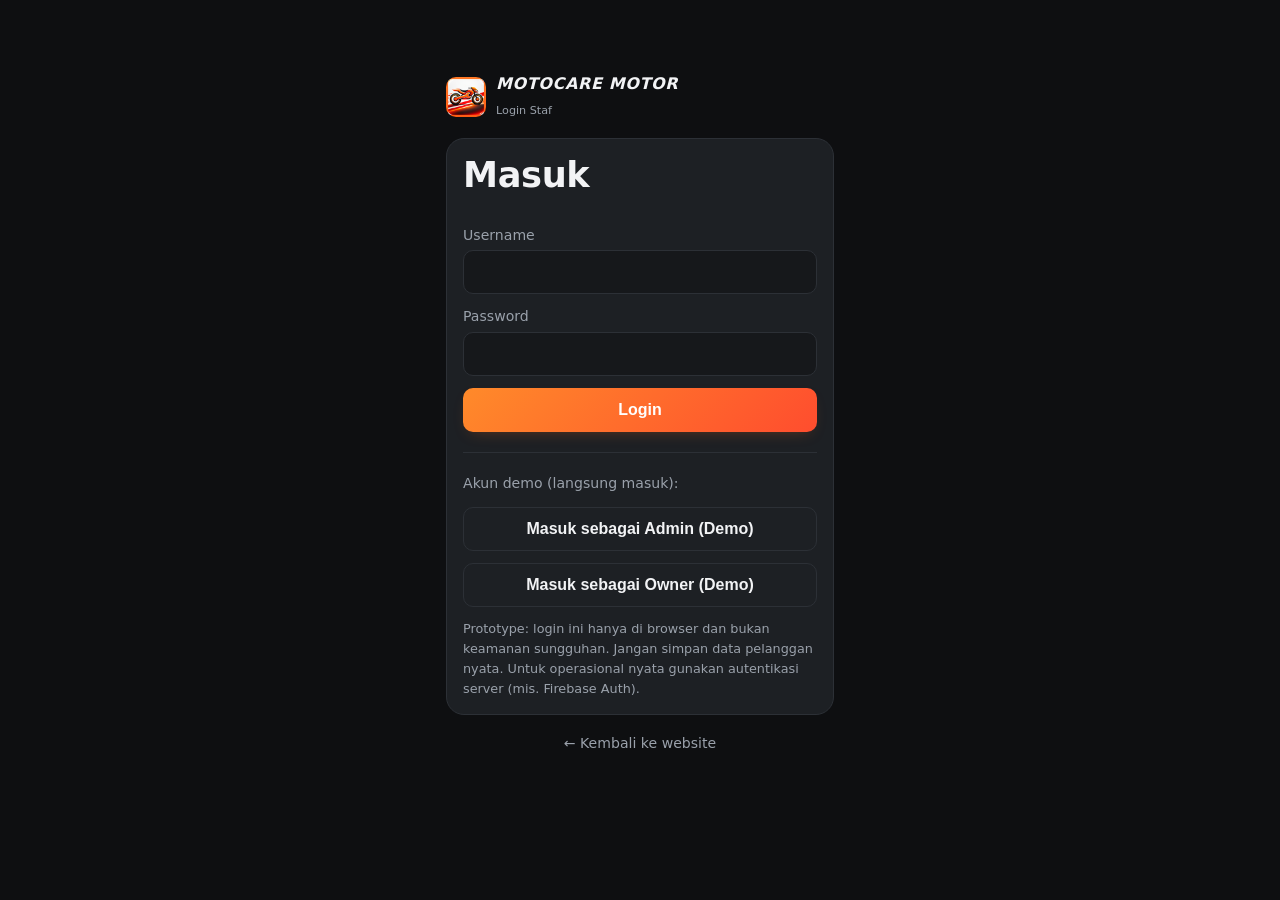
<file: kasir.html>
<!DOCTYPE html><html lang="id"><head><meta charset="UTF-8"><meta http-equiv="refresh" content="0;url=admin.html"><title>Dialihkan…</title></head><body><p>Dashboard Kasir sudah digabung ke <a href="admin.html">Dashboard Admin</a>.</p><script>location.replace("admin.html")</script></body></html>
</file>
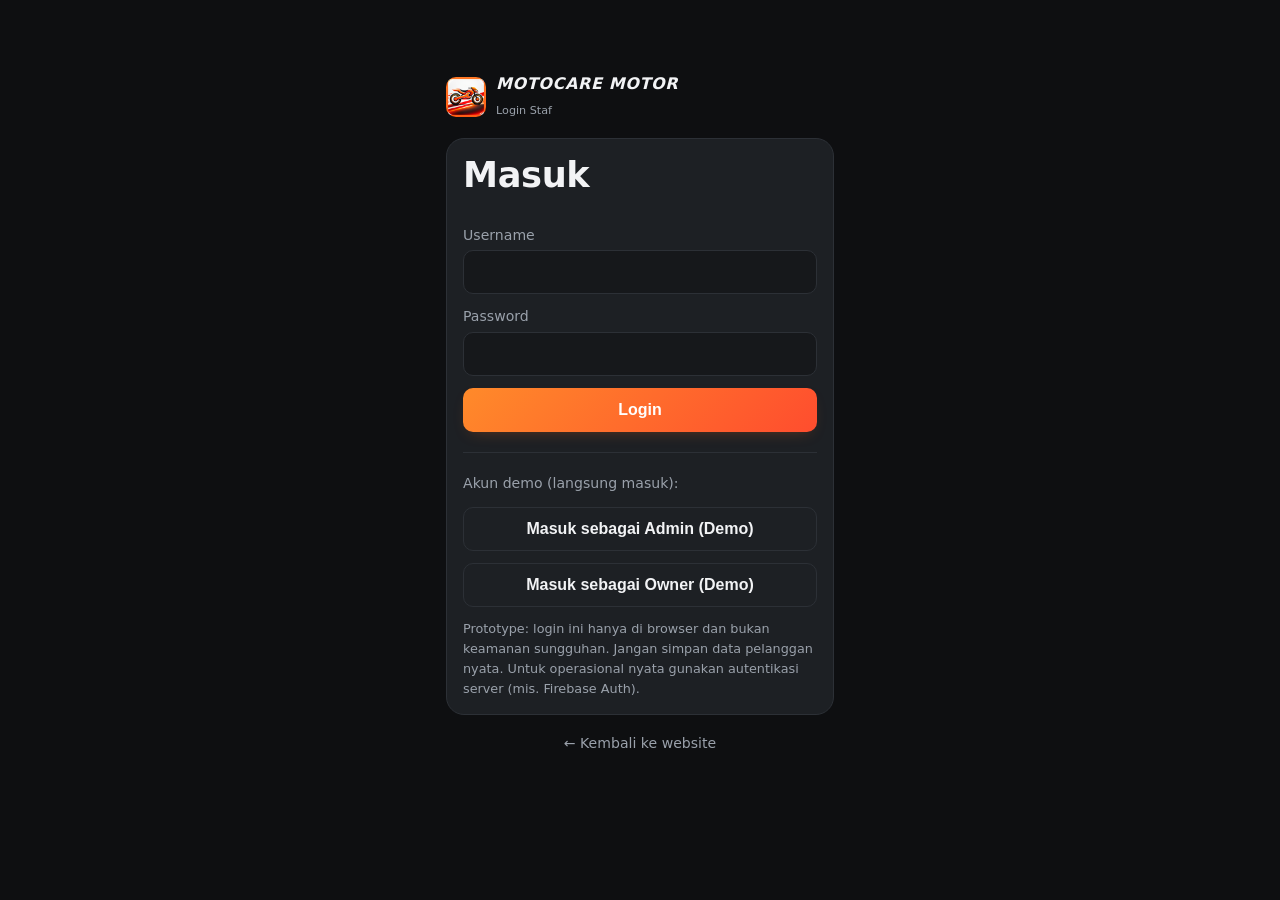
<file: login.html>
<!DOCTYPE html><html lang="id"><head><meta charset="UTF-8"><meta name="viewport" content="width=device-width, initial-scale=1"><title>Login — MOTOCARE MOTOR</title><link rel="icon" type="image/png" href="favicon.png"><meta name="theme-color" content="#ff6a1a"><link rel="stylesheet" href="style.css"></head><body>
<main class="login"><a class="logo" href="index.html" style="margin-bottom:16px"><img class="mark" src="logo-sm.png" alt="" width="40" height="40"><span><b>MOTOCARE MOTOR</b><small>Login Staf</small></span></a>
<div class="card"><h2>Masuk</h2>
<form id="f" novalidate><label>Username<input name="u" autocomplete="username" required></label><label>Password<input name="p" type="password" autocomplete="current-password" required></label><button class="btn" type="submit">Login</button></form>
<p id="err" class="neg" role="alert" hidden></p>
<hr style="border:0;border-top:1px solid var(--line);width:100%"><p class="muted" style="margin:0">Akun demo (langsung masuk):</p>
<button class="btn ghost" data-d="admin">Masuk sebagai Admin (Demo)</button><button class="btn ghost" data-d="owner">Masuk sebagai Owner (Demo)</button>
<p class="muted" style="margin:0;font-size:.8rem">Prototype: login ini hanya di browser dan bukan keamanan sungguhan. Jangan simpan data pelanggan nyata. Untuk operasional nyata gunakan autentikasi server (mis. Firebase Auth).</p></div>
<p style="text-align:center"><a href="index.html" class="muted">← Kembali ke website</a></p></main>
<script src="core.js"></script>
<script>
const s0=sess();if(s0)location.replace(homeOf(s0.role));
function go(u,p){const s=login(u,p);if(!s){$('#err').hidden=false;$('#err').textContent='Username atau password salah.';return}location.href=homeOf(s.role)}
$('#f').onsubmit=e=>{e.preventDefault();go(e.target.u.value.trim(),e.target.p.value)};
document.querySelectorAll('[data-d]').forEach(b=>b.onclick=()=>{const a=USERS.find(x=>x.u===b.dataset.d);go(a.u,a.p)});
document.documentElement.dataset.theme=DB.read(K.theme,'dark');
</script><div id="toast"></div></body></html>
</file>
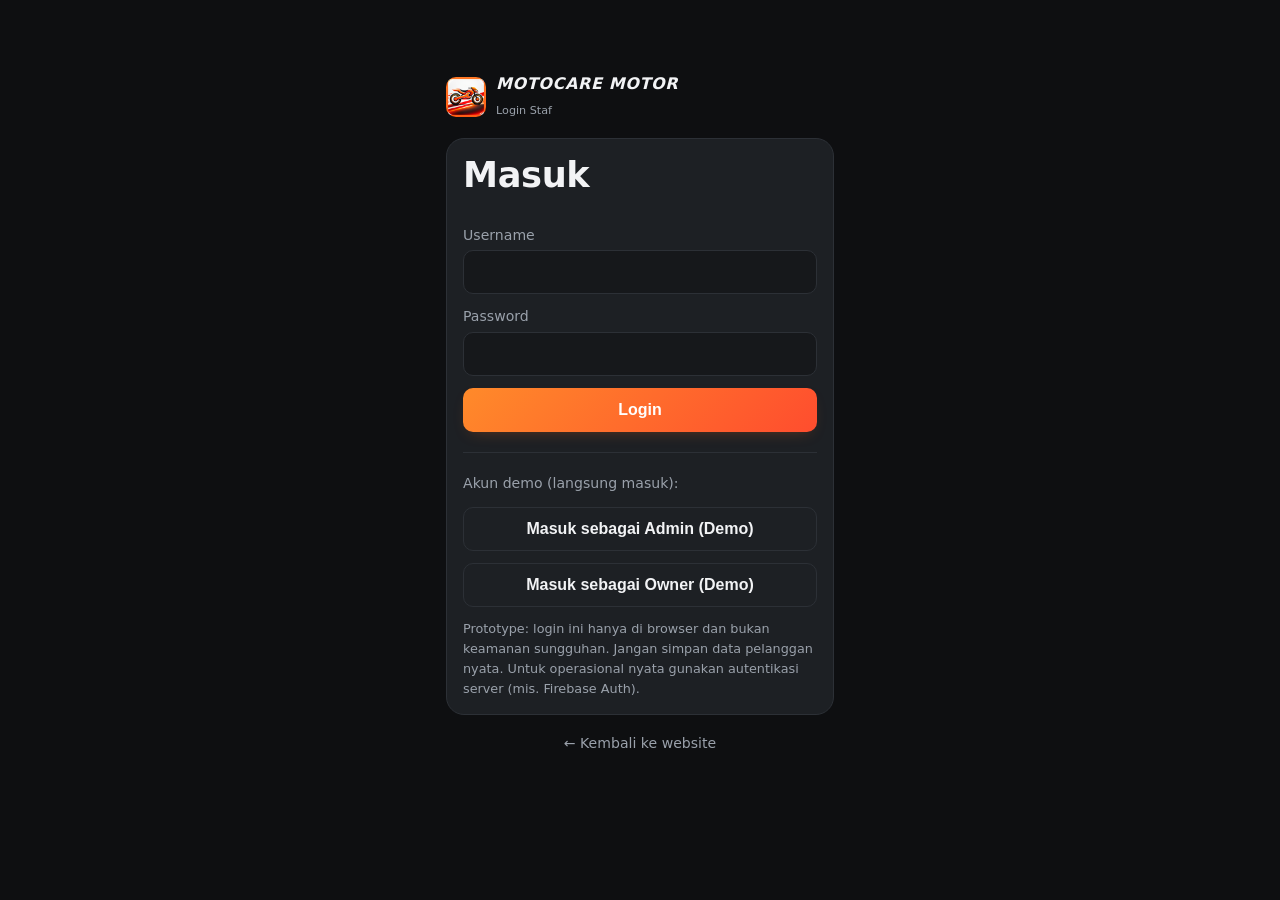
<file: owner.html>
<!DOCTYPE html><html lang="id"><head><meta charset="UTF-8"><meta name="viewport" content="width=device-width, initial-scale=1"><title>Owner — MOTOCARE MOTOR</title><link rel="icon" type="image/png" href="favicon.png"><meta name="theme-color" content="#ff6a1a"><link rel="stylesheet" href="style.css"><link rel="stylesheet" href="dash.css"></head><body class="dash"><header class="dtop"><a class="logo" href="index.html"><img class="mark" src="logo-sm.png" alt="" width="40" height="40"><span><b>MOTOCARE MOTOR</b><small>Dashboard Owner</small></span></a><div class="dgrow"></div><span class="chip">👑 Owner</span><a class="icon" href="index.html" title="Website" aria-label="Website">🌐</a><button id="themeBtn" class="icon" aria-label="Ganti tema">◐</button><button class="icon" onclick="logout()" title="Keluar" aria-label="Keluar">⎋</button></header>
<main class="app"><div class="warn">Data dibaca dari browser/perangkat ini saja. Perubahan di perangkat lain tidak muncul otomatis; untuk itu perlu database server (mis. Firebase).</div>
<div id="home"><div class="apptabs"><button class="btn sm ghost" id="simBtn">▶ Mulai simulasi live</button><button class="btn sm ghost" id="csv">Ekspor faktur CSV</button></div>
<div id="st"></div><h3 class="sh">Menu Owner</h3><div id="tiles" class="tiles"></div></div>
<div id="sub" hidden><div class="apptabs"><button class="btn sm ghost" data-a="home">← Menu Owner</button></div><h2 id="subT"></h2><div id="subc"></div></div></main><div id="toast"></div>
<script src="core.js"></script><script src="ui.js"></script>
<script>
const SES=guard(['owner']);
let sub='',F={f:addDays(-29),t:today(),q:''},BD=today(),HS=null;
const MENU=[['inc','📈','Income Harian'],['kotor','🧮','Laba Kotor'],['trx','🧾','Jumlah Transaksi'],['bersih','💵','Laba Bersih Harian'],['hutang','📁','Kotak Data Hutang'],['kritis','⚠️','Kotak Stok Kritis']];
const paid=()=>DB.read(K.inv,[]).filter(i=>i.status==='Lunas'),T=i=>invT(i).total,crit=()=>S().crit??10;
const rng=(q)=>`<div class="bar"><label>Dari<input type="date" id="rf" value="${F.f}"></label><label>Sampai<input type="date" id="rt" value="${F.t}"></label>${q?`<label>Cari<input id="rq" type="search" placeholder="no faktur / nama / no. polisi" value="${esc(F.q)}"></label>`:''}<span style="align-self:end;display:flex;gap:8px;flex-wrap:wrap"><button class="btn sm ghost" data-a="pre" data-id="0">Hari ini</button><button class="btn sm ghost" data-a="pre" data-id="6">7 hari</button><button class="btn sm ghost" data-a="pre" data-id="29">30 hari</button><button class="btn sm ghost" data-a="print">Cetak</button><button class="btn sm ghost" data-a="csvT">Ekspor CSV</button></span></div>`;
const sel=()=>{const q=F.q.toLowerCase();return paid().filter(i=>i.payDate>=F.f&&i.payDate<=F.t&&(i.no+i.name+i.plat).toLowerCase().includes(q)).sort((a,b)=>a.payDate.localeCompare(b.payDate)||a.no.localeCompare(b.no))};
const incRows=()=>dailyRows(F.f,F.t);
const xt=(h,r,f)=>tbl(h,r,f).replace('<table>','<table class="xl">');
const debts=()=>DB.read(K.purch,[]).filter(b=>b.total-b.paid>0);
const R={
 inc:{bar:()=>rng(0),tb:()=>{const r=incRows(),s=(f)=>sumBy(r,f);return '<h3>Diagram Omzet Harian</h3><div class="card">'+chart(r)+'</div><h3 style="margin-top:16px">Rekap Harian</h3>'+xt(['Tanggal','Total Income','Unit Masuk','Qty Sparepart Terjual','Nilai Sparepart','Return Kendaraan'],r.map(x=>tr([fdd(x.d),'<b>'+rp(x.inc)+'</b>',x.units,x.pq,rp(x.pv),x.ret])).reverse(),`<tr><th>TOTAL</th><th>${rp(s(x=>x.inc))}</th><th>${s(x=>x.units)}</th><th>${s(x=>x.pq)}</th><th>${rp(s(x=>x.pv))}</th><th>${s(x=>x.ret)}</th></tr>`)}},
 kotor:{bar:()=>rng(1),tb:()=>{const L=sel();return xt(['Tanggal','No Faktur Service','Total Biaya Service'],L.map(i=>tr([fdd(i.payDate),'<b>'+esc(i.no)+'</b>',rp(T(i))])),`<tr><th colspan="2">TOTAL (${L.length} faktur)</th><th>${rp(sumBy(L,T))}</th></tr>`)}},
 trx:{bar:()=>rng(1),tb:()=>{const L=sel();return xt(['Tanggal','No Faktur','Total Biaya Service','Faktur'],L.map(i=>tr([fdd(i.payDate),'<b>'+esc(i.no)+'</b>',rp(T(i)),`<button class="btn sm ghost" data-a="view" data-id="${i.id}">View</button>`])),`<tr><th colspan="2">TOTAL (${L.length} transaksi)</th><th colspan="2">${rp(sumBy(L,T))}</th></tr>`)}},
 bersih:{bar:()=>`<div class="bar"><label>Tanggal<input type="date" id="bd" value="${BD}"></label><button class="btn sm ghost" data-a="print" style="align-self:end">Cetak</button></div>`,tb:()=>reportHTML(BD,false)},
 hutang:{bar:()=>'',tb:()=>{const D=debts();if(HS!=null){const L=D.filter(b=>b.supplier===HS),P=DB.read(K.products,[]);return `<div class="apptabs"><button class="btn sm ghost" data-a="hback">← Semua toko</button></div><h3>📁 ${esc(HS)}</h3>`+xt(['Tanggal Faktur','Nama Barang','Qty','Total Harga','Jatuh Tempo','Keterangan'],L.map(b=>{const p=P.find(x=>x.sku===b.sku),od=b.due&&b.due<today();return tr([fdd(b.invDate||dOf(b.t)),esc(p?p.name:b.sku),b.qty,rp(b.total-b.paid),(b.due?fdd(b.due):'-')+(od?' <span class="badge b-bad">Lewat</span>':''),esc([b.invoice&&'Faktur '+b.invoice,b.note].filter(Boolean).join(' · '))])}),`<tr><th colspan="3">TOTAL HUTANG</th><th colspan="3">${rp(sumBy(L,b=>b.total-b.paid))}</th></tr>`)}
  const g={};D.forEach(b=>(g[b.supplier]=g[b.supplier]||[]).push(b));const k=Object.keys(g);return k.length?'<div class="tiles">'+k.map(s=>`<button class="folder" data-a="folder" data-id="${esc(s)}"><span class="ti" style="font-size:1.6rem">📁</span><b>${esc(s)}</b><span class="tot">${rp(sumBy(g[s],b=>b.total-b.paid))}</span><span class="muted">${g[s].length} faktur belum lunas</span></button>`).join('')+'</div>':EMPTY('Tidak ada hutang supplier.')}},
 kritis:{bar:()=>`<div class="bar"><label>Batas stok kritis (pcs)<input type="number" id="cl" min="0" value="${crit()}"></label><button class="btn sm" data-a="saveCrit" style="align-self:end">Simpan batas</button></div>`,tb:()=>{const L=DB.read(K.products,[]).filter(p=>p.stock<=crit()).sort((a,b)=>a.stock-b.stock);return xt(['Nama Sparepart','SKU','Kategori','Stok','Status'],L.map(p=>tr([esc(p.name),esc(p.sku),esc(p.cat),'<b>'+p.stock+'</b>',p.stock<=0?'<span class="badge b-bad">Habis</span>':'<span class="badge b-warn">Kritis</span>'])))}}
};
function draw(){const s=stats();
 $('#st').innerHTML='<div class="stats">'+card('Omzet hari ini',rp(s.omzetHari))+card('Total omzet',rp(s.omzetAll))+card('Jumlah transaksi',s.trxAll)+card('Rata-rata transaksi',rp(s.trxAll?Math.round(s.omzetAll/s.trxAll):0))+card('Saldo kas',rp(s.saldo))+card('Kas masuk',rp(s.kasIn))+card('Kas keluar',rp(s.kasOut))+card('Antrean aktif',s.aktif)+card('Unit masuk hari ini',s.motorHari)+card('Nilai persediaan',rp(s.nilai))+card('Utang supplier',rp(s.utang))+'</div><p class="muted">Antrean DEMO tidak dihitung. Omzet = faktur lunas. Omzet, kas, dan laba berbeda.</p>';
 const sm={inc:rp(s.omzetHari)+' hari ini',kotor:s.trxAll+' faktur lunas',trx:s.trxAll+' transaksi',bersih:'Kas hari ini '+rp(dayReport(today()).cash),hutang:rp(s.utang),kritis:DB.read(K.products,[]).filter(p=>p.stock<=crit()).length+' sparepart'};
 $('#tiles').innerHTML=MENU.map(m=>`<button class="tile" data-open="${m[0]}"><span class="ti">${m[1]}</span><b>${m[2]}</b><span class="muted">${sm[m[0]]}</span></button>`).join('');
 if(sub)drawSub()}
function drawSub(){if($('#tb'))$('#tb').innerHTML=R[sub].tb()}
function openSub(k){sub=k;HS=null;F.q='';$('#home').hidden=!!k;$('#sub').hidden=!k;if(!k){history.replaceState(null,'',location.pathname);draw();return}
 $('#subT').textContent=MENU.find(m=>m[0]===k)[2];$('#subc').innerHTML='<div id="tbar">'+R[k].bar()+'</div><div id="tb"></div>';history.replaceState(null,'','#'+k);drawSub()}
const csvName=()=>'laporan-'+sub+'-'+today()+'.csv';
document.addEventListener('click',e=>{const t=e.target.closest('[data-open]');if(t){openSub(t.dataset.open);return}const bt=e.target.closest('[data-a]');if(!bt)return;const a=bt.dataset.a,id=bt.dataset.id;
 if(a==='home')openSub('');
 if(a==='pre'){F.f=addDays(-id);F.t=today();$('#rf').value=F.f;$('#rt').value=F.t;drawSub()}
 if(a==='folder'){HS=id;drawSub()}if(a==='hback'){HS=null;drawSub()}
 if(a==='view'){const i=DB.read(K.inv,[]).find(x=>x.id===id),m=modal(fakturHTML(i)+'<div class="acts"><button class="btn" id="pv">Cetak</button></div>');m.querySelector('#pv').onclick=()=>printHTML(fakturHTML(i))}
 if(a==='saveCrit'){const v=Math.floor(+$('#cl').value);if(!(v>=0)){toast('Angka tidak valid');return}DB.write(K.settings,{...S(),crit:v});toast('Batas stok kritis: '+v+' pcs');drawSub()}
 if(a==='print'){const h=$('#subT').textContent+' · '+(sub==='bersih'?fdd(BD):fdd(F.f)+' – '+fdd(F.t));printHTML('<h2>MOTOCARE MOTOR — '+h+'</h2>'+$('#tb').innerHTML)}
 if(a==='csvT'){if(sub==='inc')csvDown(csvName(),['Tanggal','Total Income','Unit Masuk','Qty Sparepart','Nilai Sparepart','Return'],incRows().map(x=>[x.d,x.inc,x.units,x.pq,x.pv,x.ret]));
  else csvDown(csvName(),['Tanggal','No Faktur','Total Biaya Service'],sel().map(i=>[i.payDate,i.no,T(i)]))}});
document.addEventListener('change',e=>{const i=e.target.id;if(i==='rf'&&e.target.value){F.f=e.target.value;drawSub()}if(i==='rt'&&e.target.value){F.t=e.target.value;drawSub()}if(i==='bd'&&e.target.value){BD=e.target.value;drawSub()}});
document.addEventListener('input',e=>{if(e.target.id==='rq'){F.q=e.target.value;drawSub()}});
$('#csv').onclick=()=>{const I=DB.read(K.inv,[]).filter(i=>i.status!=='Draft');if(!I.length){toast('Belum ada faktur');return}csvDown('faktur-'+today()+'.csv',['No Faktur','Tanggal','Pelanggan','No Polisi','Status','Metode','Total'],I.map(i=>[i.no,i.date,i.name,i.plat,i.status,i.method||'',T(i)]))};
$('#themeBtn').onclick=()=>{const t=document.documentElement.dataset.theme==='dark'?'light':'dark';document.documentElement.dataset.theme=t;DB.write(K.theme,t)};
window.addEventListener('storage',draw);window.addEventListener('mc-data',()=>{if($('#md')||(document.activeElement&&document.activeElement.closest('#tbar')))return;draw()});
document.documentElement.dataset.theme=DB.read(K.theme,'dark');
{const h=location.hash.slice(1);if(MENU.some(m=>m[0]===h))openSub(h);else draw()}
</script></body></html>
</file>
<file: style.css>
:root{--pad:max(4vw,calc((100vw - 1200px)/2));--bg:#0e0f11;--bg2:#16181b;--card:#1d2024;--line:#2c3036;--tx:#f2f3f5;--mut:#9aa1ab;--acc:#ff6a1a;--acc2:#e5302b;--ok:#2fbf71;--warn:#f2c230;--bad:#e5484d;--r:14px}
[data-theme=light]{--bg:#f4f4f2;--bg2:#fff;--card:#fff;--line:#dcdcd8;--tx:#16181b;--mut:#5d636c}
*{box-sizing:border-box}html{scroll-behavior:smooth;scroll-padding-top:72px}
body{margin:0;background:var(--bg);color:var(--tx);font:16px/1.55 "Segoe UI",system-ui,-apple-system,Roboto,sans-serif;overflow-x:hidden}
h1,h2,h3{font-family:"Arial Narrow","Segoe UI",system-ui,sans-serif;line-height:1.15;margin:0 0 .5em;letter-spacing:-.01em}
h1{font-size:clamp(2rem,5.5vw,3.6rem);font-style:italic;font-weight:800}
h2{font-size:clamp(1.4rem,3vw,2rem);font-weight:800}
h2 span{color:var(--acc)}
a{color:inherit;text-decoration:none}
.top{position:sticky;top:0;z-index:20;display:flex;align-items:center;gap:20px;padding:10px var(--pad);background:var(--bg);border-bottom:1px solid var(--line)}
.logo{display:flex;gap:10px;align-items:center}.logo b{display:block;font-style:italic;letter-spacing:.04em}.logo small{color:var(--mut);font-size:.7rem}
.mark{width:38px;height:38px;border-radius:9px;background:linear-gradient(135deg,var(--acc),var(--acc2));display:grid;place-items:center;font-weight:900;color:#fff;transform:skewX(-8deg)}
#nav{display:flex;gap:18px;margin-left:auto}#nav a{color:var(--mut);font-size:.92rem;padding:6px 2px;border-bottom:2px solid transparent}#nav a:hover{color:var(--tx);border-color:var(--acc)}
.tools{display:flex;gap:8px;align-items:center}
.btn{display:inline-flex;justify-content:center;align-items:center;min-height:44px;padding:0 20px;border:0;border-radius:10px;background:var(--acc);color:#fff;font-weight:700;font-size:1rem;cursor:pointer}
.btn:hover{filter:brightness(1.1)}.btn.sm{min-height:38px;padding:0 14px}
.btn.ghost{background:transparent;border:1.5px solid var(--line);color:var(--tx)}.btn.ghost:hover{border-color:var(--acc)}
.icon{width:38px;height:38px;border-radius:10px;border:1px solid var(--line);background:var(--card);color:var(--tx);cursor:pointer;font-size:1.1rem}
:focus-visible{outline:2px solid var(--acc);outline-offset:2px}
.hero{display:grid;grid-template-columns:1.2fr .8fr;gap:30px;align-items:center;padding:64px var(--pad);min-height:70vh;background:radial-gradient(900px 400px at 85% 30%,rgba(255,106,26,.22),transparent),var(--bg)}
.hero p{max-width:56ch;color:var(--mut);font-size:1.1rem}
.cta{display:flex;flex-wrap:wrap;gap:12px;margin:24px 0}
.trust{display:flex;flex-wrap:wrap;gap:10px 22px;list-style:none;padding:0;color:var(--mut);font-size:.9rem}.trust li:before{content:"✔ ";color:var(--acc)}
.hero-art{position:relative;height:340px;border-radius:var(--r);background:var(--bg2);border:1px solid var(--line);overflow:hidden;display:grid;place-items:center}

.stripe{position:absolute;left:-10%;width:130%;height:14px;background:var(--acc2);transform:rotate(-18deg);bottom:70px}.stripe.s2{bottom:40px;background:var(--acc);height:8px}
.sec{padding:48px var(--pad)}.sec.two{display:grid;grid-template-columns:1fr 1fr;gap:30px}
.sub{color:var(--mut);margin:-.2em 0 1.2em}
.grid4{display:grid;grid-template-columns:repeat(auto-fill,minmax(230px,1fr));gap:16px}
.card,.item{background:var(--card);border:1px solid var(--line);border-radius:var(--r);padding:16px}
.item h3{font-size:1.05rem}.item .ico{font-size:2rem}
.price{color:var(--acc);font-weight:800;font-size:1.25rem}.old{color:var(--mut);text-decoration:line-through;font-size:.85rem;margin-left:6px}
.disc{float:right;background:var(--acc2);color:#fff;font-weight:800;font-size:.8rem;padding:3px 9px;border-radius:6px}
.muted{color:var(--mut);font-size:.88rem}
.badge{display:inline-block;padding:3px 10px;border-radius:999px;font-size:.78rem;font-weight:700;background:var(--line);color:var(--tx)}
.b-ok{background:rgba(47,191,113,.18);color:var(--ok)}.b-warn{background:rgba(242,194,48,.2);color:var(--warn)}.b-bad{background:rgba(229,72,77,.2);color:var(--bad)}.b-acc{background:rgba(255,106,26,.2);color:var(--acc)}
.item .btn{width:100%;margin-top:10px}.expired{opacity:.55}
.bar{display:flex;flex-wrap:wrap;gap:10px;margin-bottom:16px}
input,select,textarea{width:100%;min-height:44px;padding:10px 12px;border-radius:10px;border:1px solid var(--line);background:var(--bg2);color:var(--tx);font:inherit}
.bar input{flex:1 1 220px;width:auto}.bar select{width:auto}
.chips{display:flex;gap:8px;overflow-x:auto;padding-bottom:4px}
.chip{white-space:nowrap;min-height:44px;padding:0 14px;border-radius:999px;border:1px solid var(--line);background:var(--card);color:var(--mut);cursor:pointer}
.chip.on{background:var(--acc);border-color:var(--acc);color:#fff}
.qlist{display:grid;grid-template-columns:repeat(auto-fill,minmax(280px,1fr));gap:12px}
.q{display:grid;grid-template-columns:auto 1fr;gap:4px 14px;background:var(--card);border:1px solid var(--line);border-left:4px solid var(--acc);border-radius:var(--r);padding:14px}
.q .no{font-size:1.3rem;font-weight:800;grid-row:span 2}.q .st{grid-column:1/-1}
.empty{grid-column:1/-1;text-align:center;padding:30px;border:1px dashed var(--line);border-radius:var(--r);color:var(--mut)}
form:not(.inline){display:grid;grid-template-columns:1fr 1fr;gap:12px}
label{display:grid;gap:4px;font-size:.88rem;color:var(--mut)}.full{grid-column:1/-1}
input.err,select.err{border-color:var(--bad)}
form.inline{display:flex;gap:8px;margin-bottom:12px}
#bkResult,#chkResult{margin-top:14px}
details{border-bottom:1px solid var(--line);padding:8px 0}summary{cursor:pointer;font-weight:600;min-height:32px}
footer{text-align:center;padding:28px var(--pad);border-top:1px solid var(--line);color:var(--mut);font-size:.88rem}
#toast{position:fixed;left:50%;bottom:24px;transform:translateX(-50%);background:var(--card);border:1px solid var(--acc);padding:10px 18px;border-radius:10px;opacity:0;pointer-events:none;transition:opacity .2s;z-index:50;max-width:90vw}
#toast.show{opacity:1}
@media(max-width:860px){
 #nav{display:none}.tools{margin-left:auto}.top{padding:8px 16px}
 .hero{grid-template-columns:1fr;padding:32px 16px;min-height:0}.hero-art{height:170px}
 .sec{padding:32px 16px}.sec.two{grid-template-columns:1fr}
 .cta .btn{flex:1 1 100%}
 .grid4{grid-template-columns:1fr 1fr;gap:10px}.item{padding:12px}
 form:not(.inline){grid-template-columns:1fr}
}
@media(max-width:420px){.grid4{grid-template-columns:1fr}}
.bike{width:88%;color:var(--tx);position:relative;z-index:1}
.app{padding:24px 4vw 48px;max-width:1200px;margin:0 auto}.app h1{font-size:1.8rem;font-style:normal}
.warn{background:rgba(242,194,48,.12);border:1px solid var(--warn);color:var(--warn);border-radius:10px;padding:10px 14px;margin-bottom:16px;font-size:.9rem}
.rows{display:grid;gap:10px}.row{background:var(--card);border:1px solid var(--line);border-radius:var(--r);padding:14px;display:grid;gap:8px}
.row .acts{display:flex;flex-wrap:wrap;gap:8px}.row .btn{min-height:40px;padding:0 14px;font-size:.9rem}
.btn.red{background:var(--acc2)}.btn.green{background:var(--ok);color:#0b1f13}
.hist{font-size:.85rem;color:var(--mut);margin:0;padding-left:18px}
.kgrid{display:grid;grid-template-columns:1.3fr 1fr;gap:20px}
.line{display:grid;grid-template-columns:1fr 70px 100px 40px;gap:8px;align-items:center;padding:8px 0;border-bottom:1px solid var(--line)}
.tot{font-size:1.4rem;font-weight:800;color:var(--acc)}
.apptabs{display:flex;gap:8px;margin-bottom:16px;overflow-x:auto}
#receipt{display:none}
@media(max-width:860px){.kgrid{grid-template-columns:1fr}.line{grid-template-columns:1fr 60px 90px 36px}}
@media print{body>*:not(#receipt):not(#printArea){display:none!important}#printArea{display:block!important;color:#000;background:#fff;font:12px/1.4 Arial,sans-serif;padding:6mm}#printArea table{border-collapse:collapse;width:100%}#printArea th,#printArea td{border:1px solid #444;padding:4px 6px;text-align:left;color:#000;background:#fff}#printArea .fkc,#printArea .fkh,#printArea .fks{display:flex;justify-content:space-between;gap:12px;margin:8px 0}#receipt{display:block;color:#000;background:#fff;font:12px monospace;width:76mm;padding:4mm}#receipt hr{border:0;border-top:1px dashed #000}.rc{display:flex;justify-content:space-between}}

.hero-art{aspect-ratio:4/3;height:auto;max-height:420px}.photo{position:absolute;inset:0;width:100%;height:100%;object-fit:cover;z-index:2}
.why{padding-top:32px;padding-bottom:8px}.why .card{border-left:3px solid var(--acc)}.why h3{font-size:1rem}.why p{margin:0}
.steps{list-style:none;counter-reset:s;padding:0;margin:0;display:grid;grid-template-columns:repeat(auto-fit,minmax(200px,1fr));gap:12px}
.steps li{counter-increment:s;display:grid;gap:4px;background:var(--card);border:1px solid var(--line);border-radius:var(--r);padding:14px}
.steps li:before{content:counter(s);width:28px;height:28px;border-radius:50%;background:var(--acc);color:#fff;font-weight:800;display:grid;place-items:center}
.steps span{color:var(--mut);font-size:.9rem}
.ico svg{width:28px;height:28px;fill:none;stroke:var(--acc);stroke-width:1.8;stroke-linecap:round;stroke-linejoin:round}
.burger{display:none}
#layanan,#produk,#kontak{content-visibility:auto;contain-intrinsic-size:auto 640px}
@media(prefers-reduced-motion:reduce){html{scroll-behavior:auto}}
@media(max-width:860px){
 .burger{display:grid;place-items:center;width:44px;height:44px}.icon{width:44px;height:44px}
 #nav.open{display:flex;flex-direction:column;position:absolute;top:100%;left:0;right:0;background:var(--bg2);border-bottom:1px solid var(--line);padding:6px 16px 12px;gap:0}
 #nav.open a{min-height:48px;display:flex;align-items:center;font-size:1.05rem;border-bottom:1px solid var(--line)}
 .hero-art{aspect-ratio:auto;height:220px;max-height:none;width:100%}.card{padding:14px}.hero{gap:20px}h1{font-size:1.9rem}
}
@media(max-width:520px){#waTop{display:none}.logo small{display:none}.top{gap:8px}}
[hidden]{display:none!important}
.pm{display:none}.lg{display:inline-flex}
@media(max-width:860px){.pm{display:flex}p.pm{display:block}#pCat{display:none}.lg{display:none}}
.stats{display:grid;grid-template-columns:repeat(auto-fill,minmax(160px,1fr));gap:10px}.stats .tot{font-size:1.2rem}.stats .card{padding:12px}
.apptabs .on{background:var(--acc);border-color:var(--acc);color:#fff}.apptabs .btn{white-space:nowrap}
.login{max-width:420px;margin:8vh auto;padding:0 16px}.login .card{display:grid;gap:12px}.login form{grid-template-columns:1fr!important}
.neg{color:var(--bad)}.pos{color:var(--ok)}
#notifs{position:fixed;top:68px;right:12px;z-index:60;display:grid;gap:8px;width:min(340px,calc(100vw - 24px));pointer-events:none}
.nt{background:var(--card);border:1px solid var(--line);border-left:4px solid var(--ok);border-radius:10px;padding:10px 12px;font-size:.9rem;box-shadow:0 6px 20px rgba(0,0,0,.35);animation:nt-in .25s}
.nt.warn{border-left-color:var(--warn)}.nt.bad{border-left-color:var(--bad)}
@keyframes nt-in{from{opacity:0;transform:translateY(-8px)}to{opacity:1;transform:none}}
.ch{display:grid;grid-template-columns:repeat(7,minmax(0,1fr));gap:4px;overflow:hidden;align-items:end;min-height:170px}
.bar7{display:flex;flex-direction:column;justify-content:flex-end;align-items:center;gap:4px}.bar7 i{display:block;width:70%;background:var(--acc);border-radius:4px 4px 0 0}.bar7 small{color:var(--mut)}
.bar7 b{font-size:.72rem}.bar7 small{font-size:.7rem}

#printArea{display:none}
.tiles{display:grid;grid-template-columns:repeat(auto-fill,minmax(210px,1fr));gap:12px}
.tile{display:grid;gap:4px;text-align:left;background:var(--card);border:1px solid var(--line);border-left:4px solid var(--acc);border-radius:var(--r);padding:14px;color:var(--tx);cursor:pointer;font:inherit}
.tile:hover{border-color:var(--acc)}.tile .ti{font-size:1.6rem}.tile b{font-size:1.02rem}
.tw{overflow-x:auto;border:1px solid var(--line);border-radius:var(--r);margin-bottom:12px}
table{border-collapse:collapse;width:100%;font-size:.9rem}th,td{padding:9px 12px;text-align:left;border-bottom:1px solid var(--line);vertical-align:top}
th{background:var(--bg2);color:var(--mut);font-size:.8rem;white-space:nowrap}td:last-child{white-space:nowrap}tfoot th,tfoot td{background:var(--bg2);font-weight:700}
td.empty{text-align:center;color:var(--mut);padding:24px;border:0}.rep td.r{text-align:right;font-weight:700;white-space:nowrap}.rep tr.sum td{background:var(--bg2)}
.btn.sm{min-height:34px;padding:0 12px;font-size:.88rem}
.modal{position:fixed;inset:0;z-index:70;background:rgba(0,0,0,.6);display:flex;align-items:flex-start;justify-content:center;overflow-y:auto;padding:16px}
.mbox{position:relative;background:var(--bg);border:1px solid var(--line);border-radius:var(--r);padding:18px;width:min(760px,100%);margin:auto}.mbox h3{margin-right:44px}.mx{position:absolute;top:10px;right:10px}
.g2{display:grid;grid-template-columns:1fr 1fr;gap:10px;margin:10px 0}.chk{display:flex;align-items:center;gap:8px;margin:8px 0}.chk input{width:auto;min-height:0}
.acts{display:flex;flex-wrap:wrap;gap:8px;margin-top:12px}
.chart{width:100%;height:auto;display:block}.up{color:var(--ok)}.dn{color:var(--bad)}
.fk{background:#fff;color:#111;border-radius:10px;padding:14px;font-size:.9rem}.fk table,.fk th,.fk td{color:#111;background:#fff}.fk th{background:#f0f0ee}.fk tfoot th,.fk tfoot td{background:#f6f6f4}.fk .tw{border-color:#ccc}
.fkh,.fkc,.fks{display:flex;justify-content:space-between;gap:12px;margin:8px 0;flex-wrap:wrap}.fkr{text-align:right}.fks div{text-align:center;min-width:120px}
.folder{background:var(--card);border:1px solid var(--line);border-radius:var(--r);padding:14px;text-align:left;color:var(--tx);cursor:pointer;font:inherit;display:grid;gap:4px}.folder:hover{border-color:var(--acc)}
@media(max-width:520px){.g2{grid-template-columns:1fr}}

/* ===== Tampilan modern (ringan: tanpa web font, tanpa library, aman untuk Windows 7) ===== */
:root{--glow:rgba(255,106,26,.35);--grad:linear-gradient(135deg,#ff8a2a,#ff4d2e)}
[data-theme=light]{--glow:rgba(255,106,26,.28)}
body{background:var(--bg)}
.top{border-bottom:0;box-shadow:0 1px 0 var(--line),0 3px 0 -1px rgba(255,106,26,.55)}
img.mark{width:40px;height:40px;border-radius:10px;background:none;transform:none;object-fit:cover;display:block}
img.mark.big{width:72px;height:72px;border-radius:16px}
.logo b{font-size:1rem}
.btn{background:var(--grad);box-shadow:0 6px 16px -8px var(--glow);transition:transform .15s,box-shadow .15s}
.btn:hover{transform:translateY(-1px);filter:none;box-shadow:0 10px 22px -8px var(--glow)}
.btn.ghost{background:transparent;box-shadow:none}.btn.ghost:hover{background:rgba(255,106,26,.08)}
.btn.big{min-height:50px;padding:0 24px;font-size:1.02rem;border-radius:12px}
.btn.wa{background:linear-gradient(135deg,#2fd27a,#1aa35a);box-shadow:0 6px 16px -8px rgba(26,163,90,.6)}
.btn.red,.btn.green{background:var(--acc2)}.btn.green{background:var(--ok)}
.apptabs .on,.chip.on{background:var(--grad)}

.hero{grid-template-columns:1.05fr .95fr;gap:44px;padding:56px var(--pad) 44px;min-height:0;
 background:radial-gradient(700px 380px at 88% 20%,var(--glow),transparent 70%),radial-gradient(500px 300px at -5% 100%,rgba(229,48,43,.14),transparent 70%),var(--bg)}
.kick{display:inline-block;padding:6px 14px;border-radius:999px;background:rgba(255,106,26,.14);border:1px solid rgba(255,106,26,.4);color:var(--acc);font-weight:700;font-size:.82rem;margin-bottom:16px}
h1{font-size:clamp(2.1rem,5.2vw,3.7rem);line-height:1.08;margin-bottom:.4em}
h1 em{font-style:italic;background:var(--grad);-webkit-background-clip:text;background-clip:text;color:transparent;-webkit-text-fill-color:transparent}
.hero p{font-size:1.12rem;line-height:1.65}
.trust li:before{content:"✔ ";color:var(--acc)}
.hero-art{position:relative;aspect-ratio:auto;height:auto;max-height:none;border:0;background:none;overflow:visible;display:block}
.hero-art img{display:block;width:100%;height:auto;border-radius:22px;box-shadow:0 24px 50px -18px var(--glow),0 0 0 1px rgba(255,106,26,.5)}
.badge-f{position:absolute;padding:8px 14px;border-radius:12px;background:var(--bg2);border:1px solid var(--line);box-shadow:0 10px 24px -10px rgba(0,0,0,.6);font-size:.78rem;line-height:1.25;color:var(--mut)}
.badge-f b{display:block;color:var(--tx);font-size:.92rem}
.badge-f.b1{left:-14px;bottom:26px}.badge-f.b2{right:-10px;top:22px}
.statband{display:grid;grid-template-columns:repeat(4,1fr);margin:0 var(--pad);background:var(--card);border:1px solid var(--line);border-radius:18px;overflow:hidden;position:relative;top:-6px}
.statband div{padding:18px 12px;text-align:center;border-right:1px solid var(--line)}.statband div:last-child{border:0}
.statband b{display:block;font-size:1.5rem;font-weight:800;color:var(--acc);line-height:1.2}.statband span{color:var(--mut);font-size:.84rem}

.sec{padding:56px var(--pad)}
.sec>h2{position:relative;padding-bottom:12px;margin-bottom:.9em}
.sec>h2:after{content:"";position:absolute;left:0;bottom:0;width:54px;height:4px;border-radius:4px;background:var(--grad)}
h2{font-size:clamp(1.5rem,3.2vw,2.2rem)}
.card,.item,.q,.steps li{border-radius:18px;transition:transform .18s,border-color .18s,box-shadow .18s}
.item:hover,.why .card:hover,.steps li:hover{transform:translateY(-4px);border-color:rgba(255,106,26,.6);box-shadow:0 16px 30px -18px var(--glow)}
.item .ico{margin-bottom:10px}
.ico-img{display:block;width:56px;height:56px;border-radius:14px;box-shadow:0 8px 18px -10px var(--glow)}
.item h3{font-size:1.08rem}
.price{font-size:1.3rem}
.disc{background:var(--grad);border-radius:999px}
.why .card{border-left:0;border-top:3px solid var(--acc)}
.steps li:before{background:var(--grad);box-shadow:0 6px 14px -6px var(--glow)}
.cta-band{display:flex;align-items:center;justify-content:space-between;gap:20px;flex-wrap:wrap;margin:24px var(--pad);padding:30px clamp(20px,4vw,44px);border-radius:24px;background:linear-gradient(120deg,#ff7a1f,#e5302b);color:#fff;box-shadow:0 24px 50px -24px var(--glow)}
.cta-band h2{color:#fff;margin:0 0 6px;font-size:clamp(1.3rem,3vw,1.9rem)}.cta-band p{margin:0;color:rgba(255,255,255,.9)}
.cta-band .btn{background:#fff;color:#d63a14;box-shadow:0 10px 24px -10px rgba(0,0,0,.5)}
.wafab{position:fixed;right:16px;bottom:18px;z-index:40;width:56px;height:56px;border-radius:50%;display:grid;place-items:center;background:linear-gradient(135deg,#2fd27a,#1aa35a);color:#fff;font-weight:800;font-size:1rem;box-shadow:0 10px 24px -6px rgba(26,163,90,.7)}
.wafab:hover{transform:translateY(-2px)}
footer{background:var(--bg2);border-top:1px solid var(--line)}
input:focus,select:focus,textarea:focus{outline:2px solid rgba(255,106,26,.6);border-color:var(--acc)}

@media(max-width:860px){
 .hero{grid-template-columns:1fr;gap:26px;padding:28px 16px 30px}
 .hero-art{width:100%;height:auto}.hero-art img{border-radius:18px}
 .badge-f.b1{left:8px;bottom:12px}.badge-f.b2{right:8px;top:12px}
 .statband{grid-template-columns:1fr 1fr;margin:0 16px}.statband div:nth-child(2){border-right:0}.statband div:nth-child(-n+2){border-bottom:1px solid var(--line)}
 .sec{padding:36px 16px}.cta-band{margin:16px}
 h1{font-size:2.05rem}.hero p{font-size:1.02rem}
 .cta .btn{flex:1 1 100%}
 .wafab{right:12px;bottom:14px;width:52px;height:52px}
}
@media(prefers-reduced-motion:reduce){.btn,.item,.card,.steps li{transition:none}}

/* Loading screen 3 detik */
#splash{position:fixed;inset:0;z-index:100;display:flex;flex-direction:column;align-items:center;justify-content:center;padding:24px;text-align:center;
 background:radial-gradient(520px 340px at 50% 36%,rgba(255,106,26,.30),transparent 70%),var(--bg);animation:sp-out .4s 3s forwards}
.sp-in{display:grid;justify-items:center;gap:10px}
.sp-logo{width:124px;height:124px;border-radius:30px;display:grid;place-items:center;background:var(--bg2);box-shadow:0 20px 50px -14px rgba(255,106,26,.7),0 0 0 1px rgba(255,106,26,.45);animation:sp-pop 1.6s ease-in-out infinite}
.sp-logo img{display:block;width:112px;height:112px;border-radius:26px}
#splash b{font-style:italic;letter-spacing:.08em;font-size:1.5rem;margin-top:10px}
#splash em{font-style:normal;color:var(--mut);font-size:.88rem;max-width:30ch;line-height:1.4}
.sp-bar{width:min(220px,60vw);height:5px;background:var(--line);border-radius:5px;overflow:hidden;margin-top:12px}
.sp-bar i{display:block;height:100%;width:100%;background:linear-gradient(90deg,#ff8a2a,#ff4d2e);border-radius:5px;transform-origin:left;animation:sp-fill 3s linear forwards}
#splash span{color:var(--mut);font-size:.8rem}
.sp-dev{position:absolute;left:0;right:0;bottom:calc(22px + env(safe-area-inset-bottom));margin:0;color:var(--mut);font-size:.82rem}
.sp-dev a{color:var(--acc);font-weight:700;text-decoration:underline;padding:6px 2px}
@keyframes sp-fill{from{transform:scaleX(0)}to{transform:scaleX(1)}}
@keyframes sp-out{to{opacity:0;visibility:hidden}}
@keyframes sp-pop{0%,100%{transform:scale(1)}50%{transform:scale(1.05)}}
@media(prefers-reduced-motion:reduce){.sp-logo{animation:none}}
.pwam{position:fixed;inset:0;z-index:90;display:flex;align-items:center;justify-content:center;padding:16px;background:rgba(0,0,0,.65)}
.pwam .card{max-width:380px;width:100%;display:grid;gap:10px}.pwam h3{margin:0}.pwam p{margin:0;font-size:.95rem}
</file>
<file: dash.css>
/* ===== Tema dasbor (admin & owner) ===== */
body.dash{--bg:#07090e;--bg2:#0e1219;--card:#121722;--line:#1e2633;--tx:#eef1f6;--mut:#8b95a7;--acc:#ff6a1a;--acc2:#ff3d5a;font-family:Inter,"Segoe UI",system-ui,-apple-system,Roboto,sans-serif;font-variant-numeric:tabular-nums;
 background:radial-gradient(900px 480px at 88% -8%,rgba(255,106,26,.14),transparent 60%),radial-gradient(700px 420px at -8% 105%,rgba(70,110,255,.09),transparent 60%),var(--bg);background-attachment:fixed}
[data-theme=light] body.dash{--bg:#f2f4f8;--bg2:#e9edf3;--card:#fff;--line:#dfe4ec;--tx:#0f172a;--mut:#5a6578;background:radial-gradient(900px 480px at 88% -8%,rgba(255,106,26,.12),transparent 60%),var(--bg)}
.dash h2{font-family:inherit;font-style:normal;font-weight:800;letter-spacing:-.02em;font-size:clamp(1.35rem,2.6vw,1.8rem)}.dash h3{font-family:inherit;font-weight:700;font-size:1.02rem}
.dtop{position:sticky;top:0;z-index:30;display:flex;align-items:center;gap:10px;padding:10px clamp(12px,3vw,28px);background:color-mix(in srgb,var(--bg) 78%,transparent);backdrop-filter:blur(16px);border-bottom:1px solid var(--line)}
.dgrow{flex:1}.chip{padding:5px 12px;border-radius:999px;background:rgba(255,106,26,.15);color:var(--acc);font-size:.8rem;font-weight:700;white-space:nowrap}
.dash .icon{display:grid;place-items:center;width:40px;height:40px;border-radius:12px;background:var(--card);border:1px solid var(--line);color:var(--tx);text-decoration:none}.dash .icon:hover{border-color:var(--acc)}
.dash .logo small{display:block}
.shell{display:grid;grid-template-columns:250px minmax(0,1fr);max-width:1560px;margin:0 auto}
.side{position:sticky;top:61px;align-self:start;height:calc(100vh - 61px);overflow-y:auto;padding:18px 14px;border-right:1px solid var(--line);display:grid;gap:4px;align-content:start}
.side button,.bnav button{display:flex;gap:12px;align-items:center;border:0;background:transparent;color:var(--mut);font-family:inherit;font-weight:600;font-size:.95rem;cursor:pointer;text-align:left}
.side button{min-height:44px;padding:0 14px;border-radius:12px}.side button:hover{background:var(--card);color:var(--tx)}
.side button.on{background:linear-gradient(90deg,rgba(255,106,26,.24),rgba(255,106,26,.04));color:var(--tx);box-shadow:inset 3px 0 0 var(--acc)}
.side .sep{height:1px;background:var(--line);margin:8px 6px}
.bnav{display:none}
.dash .app{max-width:1280px;margin:0 auto;padding:22px clamp(14px,3vw,32px) 60px}.shell .app{max-width:none;margin:0;padding-bottom:96px}
.dhero{display:flex;justify-content:space-between;align-items:center;gap:14px;flex-wrap:wrap;margin-bottom:18px}.dhero h2{margin:0}.dhero p{margin:2px 0 0}
.kpis{display:grid;grid-template-columns:repeat(auto-fit,minmax(200px,1fr));gap:14px;margin-bottom:16px}
.kpi{position:relative;overflow:hidden;background:linear-gradient(160deg,var(--card),var(--bg2));border:1px solid var(--line);border-radius:18px;padding:16px}
.kpi:before{content:"";position:absolute;right:-34px;top:-34px;width:120px;height:120px;border-radius:50%;background:var(--kc,var(--acc));opacity:.16}
.kpi .ki{width:40px;height:40px;border-radius:12px;display:grid;place-items:center;background:color-mix(in srgb,var(--kc,var(--acc)) 22%,transparent);margin-bottom:10px;font-size:1.15rem}
.kpi .kl{color:var(--mut);font-size:.82rem}.kpi .kv{font-size:1.65rem;font-weight:800;line-height:1.2;margin-top:2px}.kpi .ks{font-size:.78rem;color:var(--mut)}
.panel{background:var(--card);border:1px solid var(--line);border-radius:18px;padding:16px;margin-bottom:6px}.ph{display:flex;justify-content:space-between;align-items:baseline;gap:8px;margin-bottom:6px}.ph h3{margin:0}
.sh{margin:26px 0 12px}
.tiles{display:grid;grid-template-columns:repeat(auto-fill,minmax(210px,1fr));gap:14px}
.dash .tile{position:relative;border:1px solid var(--line);border-left:1px solid var(--line);border-radius:18px;padding:16px;background:linear-gradient(160deg,var(--card),var(--bg2));transition:transform .15s,border-color .15s}
.dash .tile:hover{transform:translateY(-2px);border-color:var(--acc)}.dash .tile:after{content:"→";position:absolute;right:16px;top:16px;color:var(--mut)}
.dash .tile .ti{width:46px;height:46px;border-radius:14px;display:grid;place-items:center;font-size:1.4rem;background:linear-gradient(135deg,rgba(255,106,26,.28),rgba(255,61,90,.16));margin-bottom:6px}
.dash .card,.dash .row,.dash details.card{background:var(--card);border:1px solid var(--line);border-radius:16px}
.dash .stats{grid-template-columns:repeat(auto-fit,minmax(170px,1fr));gap:12px}.dash .stats .card{background:linear-gradient(160deg,var(--card),var(--bg2));padding:14px}.dash .stats .tot{font-size:1.3rem}
.dash .tot{color:var(--tx)}.dash .tw{background:var(--card);border-radius:16px}.dash th{background:var(--bg2);text-transform:none;letter-spacing:.02em}.dash tbody tr:hover td{background:color-mix(in srgb,var(--acc) 5%,transparent)}
.dash .btn:not(.ghost):not(.red):not(.green){background:linear-gradient(135deg,#ff7a2f,#ff4d4d);box-shadow:0 6px 18px -8px rgba(255,90,40,.7)}
.dash .btn{border-radius:12px;font-family:inherit}.dash .btn.ghost{background:var(--card);border:1px solid var(--line)}.dash .btn.ghost:hover{border-color:var(--acc)}
.dash input,.dash select,.dash textarea{background:var(--bg2);border-radius:12px;font-family:inherit}.dash input:focus,.dash select:focus,.dash textarea:focus{outline:2px solid color-mix(in srgb,var(--acc) 60%,transparent);border-color:var(--acc)}
.dash .warn{font-size:.8rem;padding:8px 12px;border-radius:12px;margin-bottom:14px}.dash .apptabs{margin-bottom:12px}
.modal{background:rgba(3,5,9,.7);backdrop-filter:blur(6px)}.mbox{border-radius:20px;background:var(--bg2);box-shadow:0 30px 80px -20px #000}
.dash .empty{border-radius:16px}.chart{margin-top:4px}
.dash #toast{bottom:90px;background:var(--card);border-color:var(--acc);border-radius:14px}
@media(max-width:960px){
 .shell{grid-template-columns:1fr}.side{display:none}
 .bnav{display:grid;grid-template-columns:repeat(5,1fr);position:fixed;left:0;right:0;bottom:0;z-index:40;background:color-mix(in srgb,var(--bg) 90%,transparent);backdrop-filter:blur(16px);border-top:1px solid var(--line);padding:6px 4px calc(6px + env(safe-area-inset-bottom))}
 .bnav button{flex-direction:column;gap:2px;justify-content:center;align-items:center;font-size:.68rem;min-height:52px;border-radius:12px;text-align:center}.bnav button span{font-size:1.25rem;line-height:1}.bnav button.on{color:var(--acc);background:rgba(255,106,26,.1)}
}
@media(max-width:700px){
 .tiles{grid-template-columns:1fr 1fr;gap:10px}.dash .tile{padding:12px}.dash .tile .ti{width:40px;height:40px}.kpis{grid-template-columns:1fr 1fr;gap:10px}.kpi{padding:12px}.kpi .kv{font-size:1.3rem}
 .dtop .logo small,.dtop .chip{display:none}
 .modal{align-items:flex-end;padding:0}.mbox{border-radius:20px 20px 0 0;margin:0;max-height:92vh;overflow-y:auto}
 #tb .tw{border:0;background:transparent;overflow:visible}
 #tb table:not(.rep):not(.xl),#tb table:not(.rep):not(.xl) tbody,#tb table:not(.rep):not(.xl) tr,#tb table:not(.rep):not(.xl) td{display:block}#tb table:not(.rep):not(.xl) thead{display:none}
 #tb table:not(.rep):not(.xl) tbody tr{background:var(--card);border:1px solid var(--line);border-radius:16px;padding:6px 14px;margin-bottom:10px}
 #tb table:not(.rep):not(.xl) td{display:flex;justify-content:space-between;gap:12px;padding:7px 0;border:0;border-bottom:1px dashed var(--line);text-align:right;white-space:normal}
 #tb table:not(.rep):not(.xl) td:before{content:attr(data-label);color:var(--mut);font-size:.78rem;text-align:left;flex:none}
 #tb table:not(.rep):not(.xl) td:last-child{border:0;justify-content:flex-end;flex-wrap:wrap}#tb td[data-label="Aksi"]:before,#tb td[data-label=""]:before,#tb td[data-label="Faktur"]:before{display:none}
 #tb td.empty{display:block;text-align:center}
 #tb tfoot{display:block}#tb tfoot tr{display:flex;flex-wrap:wrap;justify-content:space-between;gap:8px;background:var(--card);border:1px solid var(--acc);border-radius:14px;padding:10px 14px;margin-bottom:10px}#tb tfoot th,#tb tfoot td{display:block;border:0;padding:0;background:transparent}
 .fk .tw{overflow-x:auto}
}

/* Tabel gaya Excel (owner): kolom memanjang ke samping, bisa digeser di HP */
.dash .tw:has(table.xl){overflow-x:auto;-webkit-overflow-scrolling:touch;border:1px solid var(--line)}
table.xl{border-collapse:collapse;width:100%;min-width:max-content}
table.xl th,table.xl td{border:1px solid var(--line);padding:9px 14px;white-space:nowrap;text-align:left}
table.xl thead th{background:var(--bg2);position:sticky;top:0}
table.xl tfoot th{background:var(--bg2);border-top:2px solid var(--acc)}
table.xl td:before{content:none!important}
@media(max-width:700px){#tb .tw:has(table.xl){border:1px solid var(--line);background:var(--card);overflow-x:auto}#tb table.xl{display:table}#tb table.xl thead{display:table-header-group}#tb table.xl tbody{display:table-row-group}#tb table.xl tfoot{display:table-footer-group}#tb table.xl tr{display:table-row;background:none;border:0;padding:0;margin:0}#tb table.xl td,#tb table.xl th{display:table-cell;padding:9px 14px}}
.dash .fk th{background:#f0f0ee;color:#111}.dash .fk tfoot th,.dash .fk tfoot td{background:#f6f6f4;color:#111}.dash .fk .tw{background:#fff}
</file>
